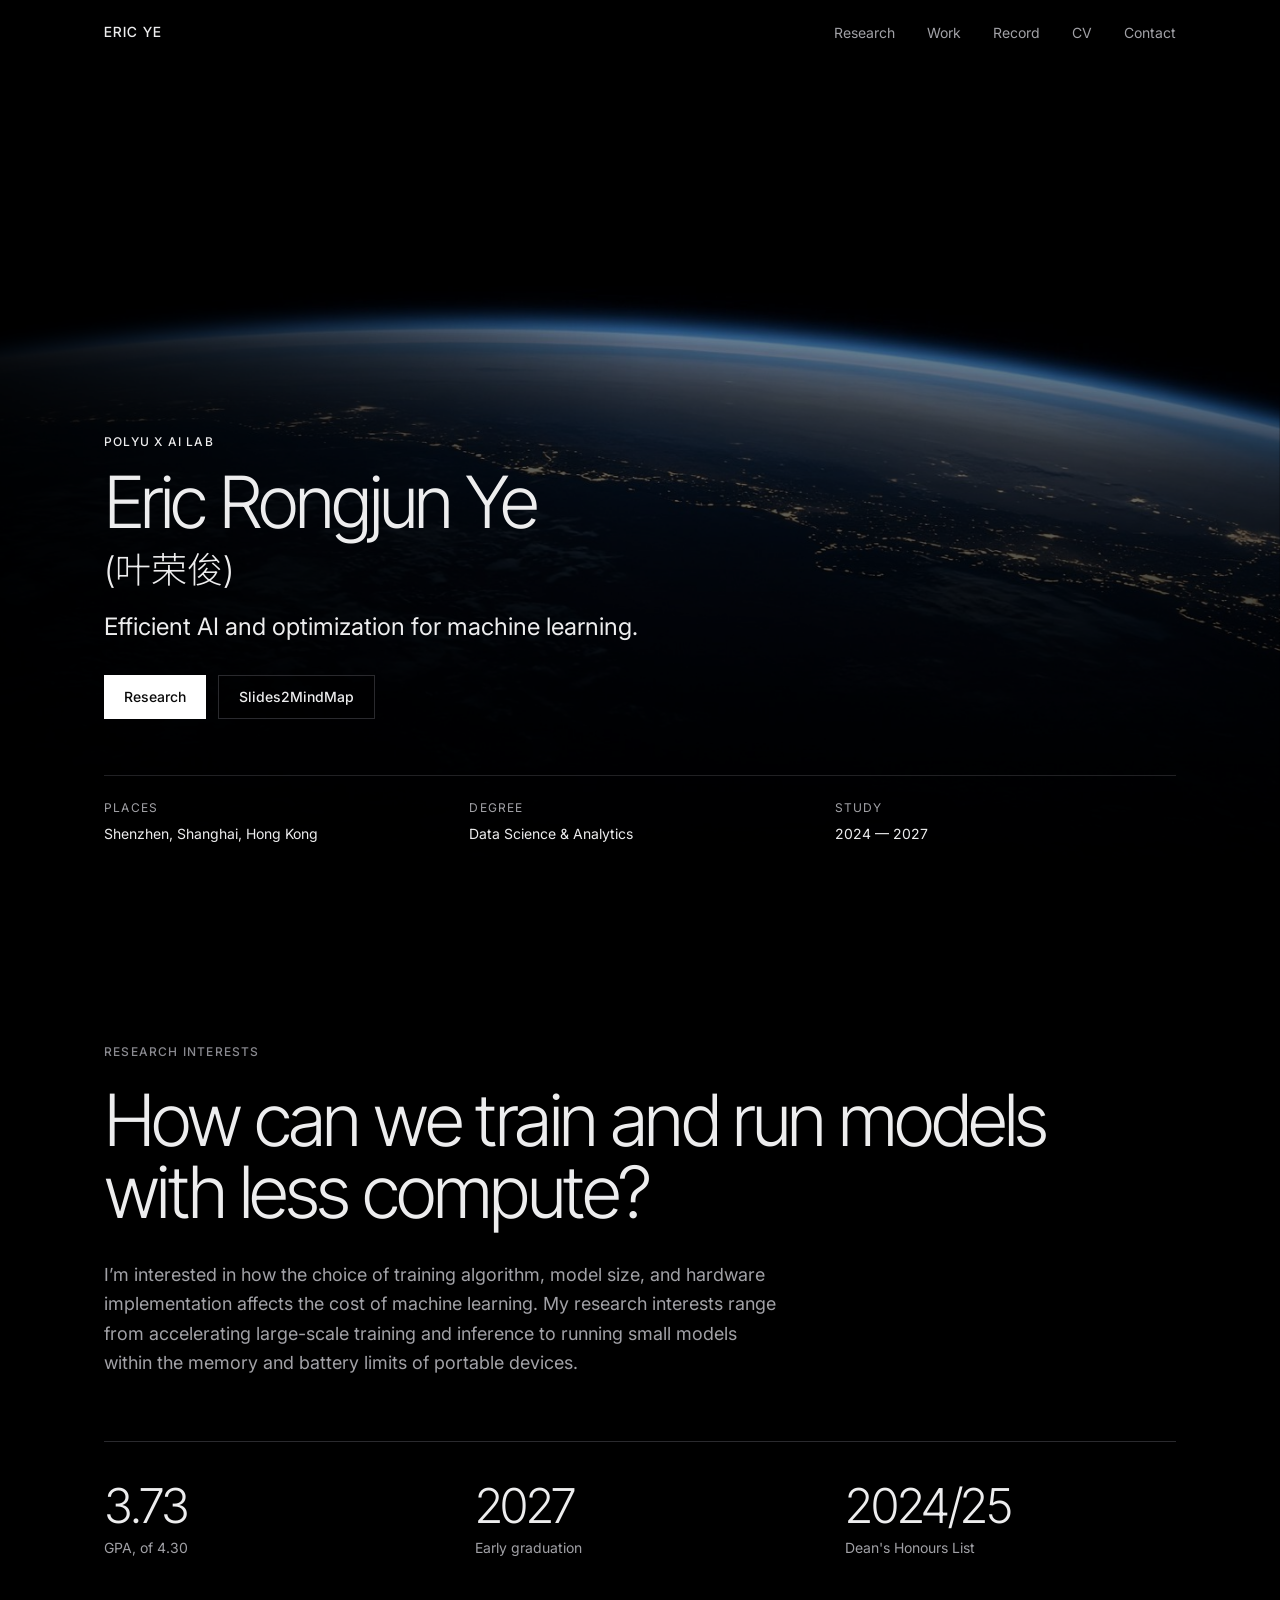
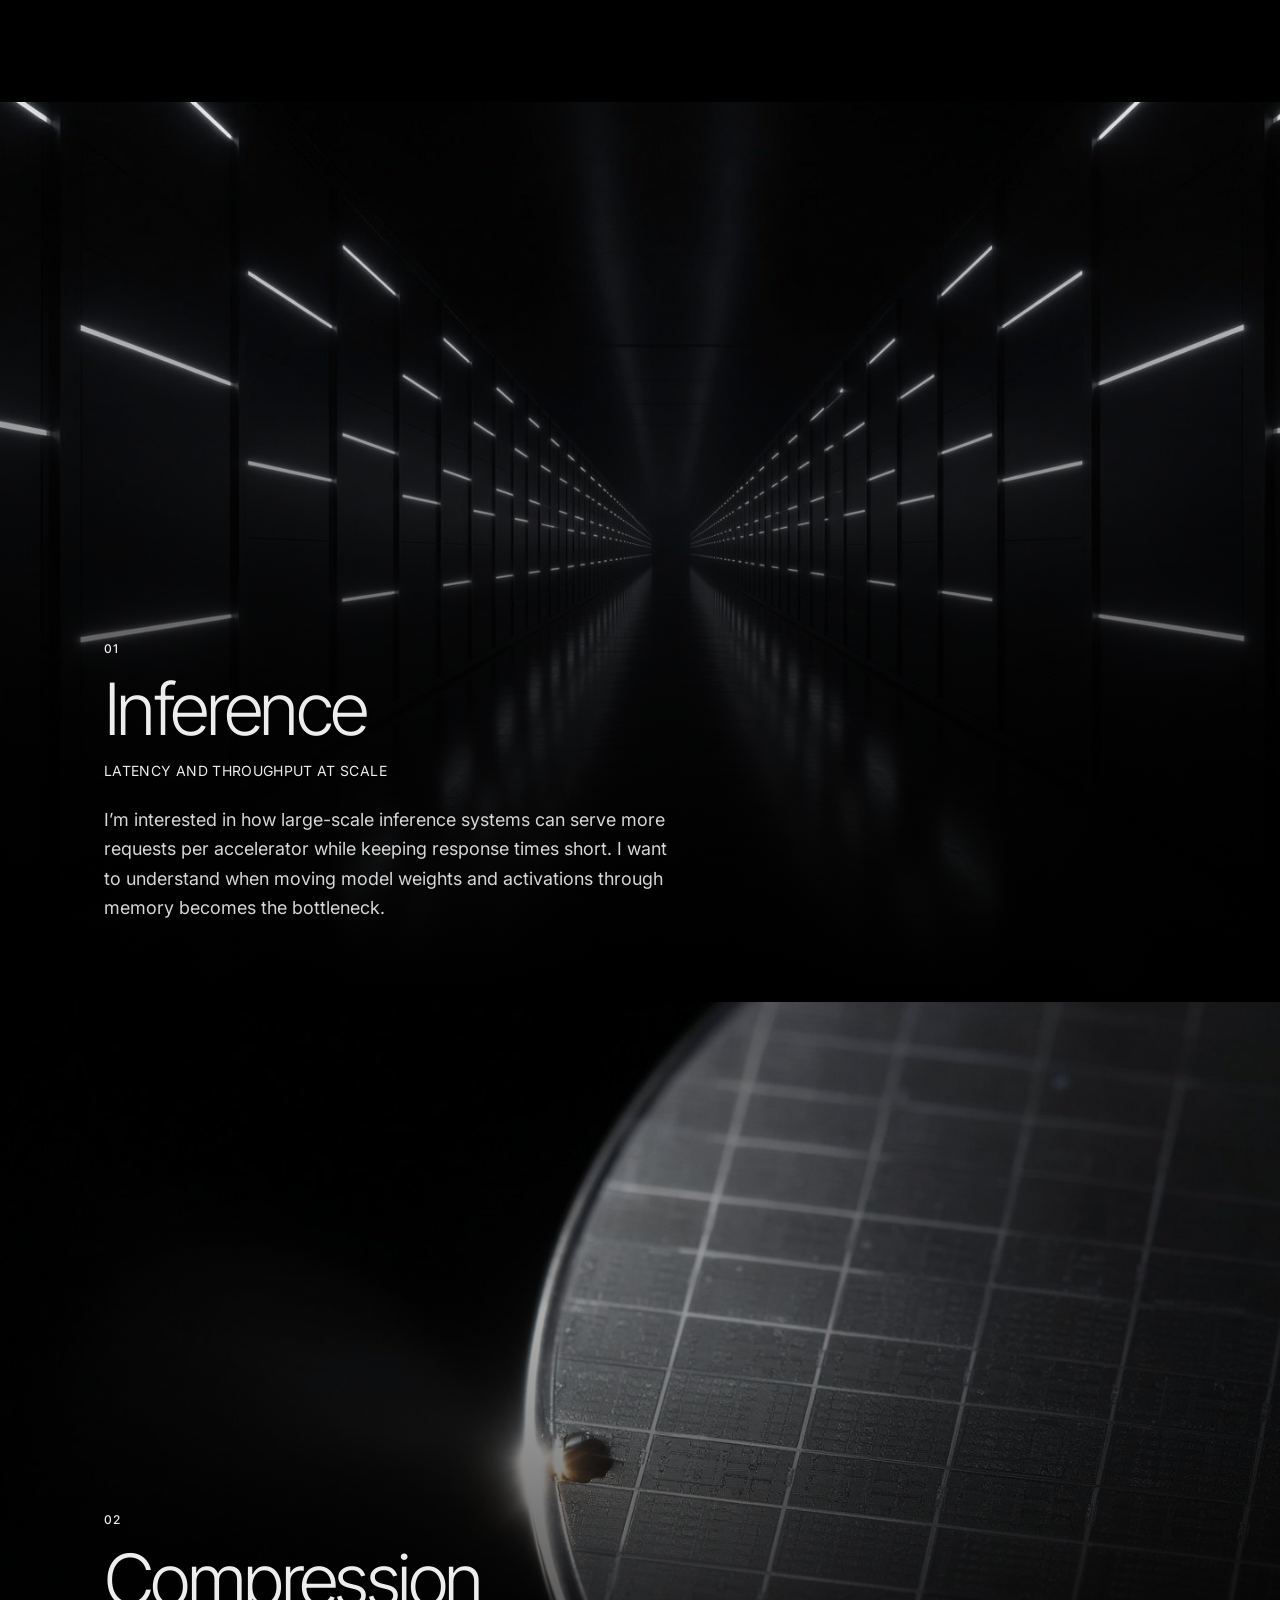
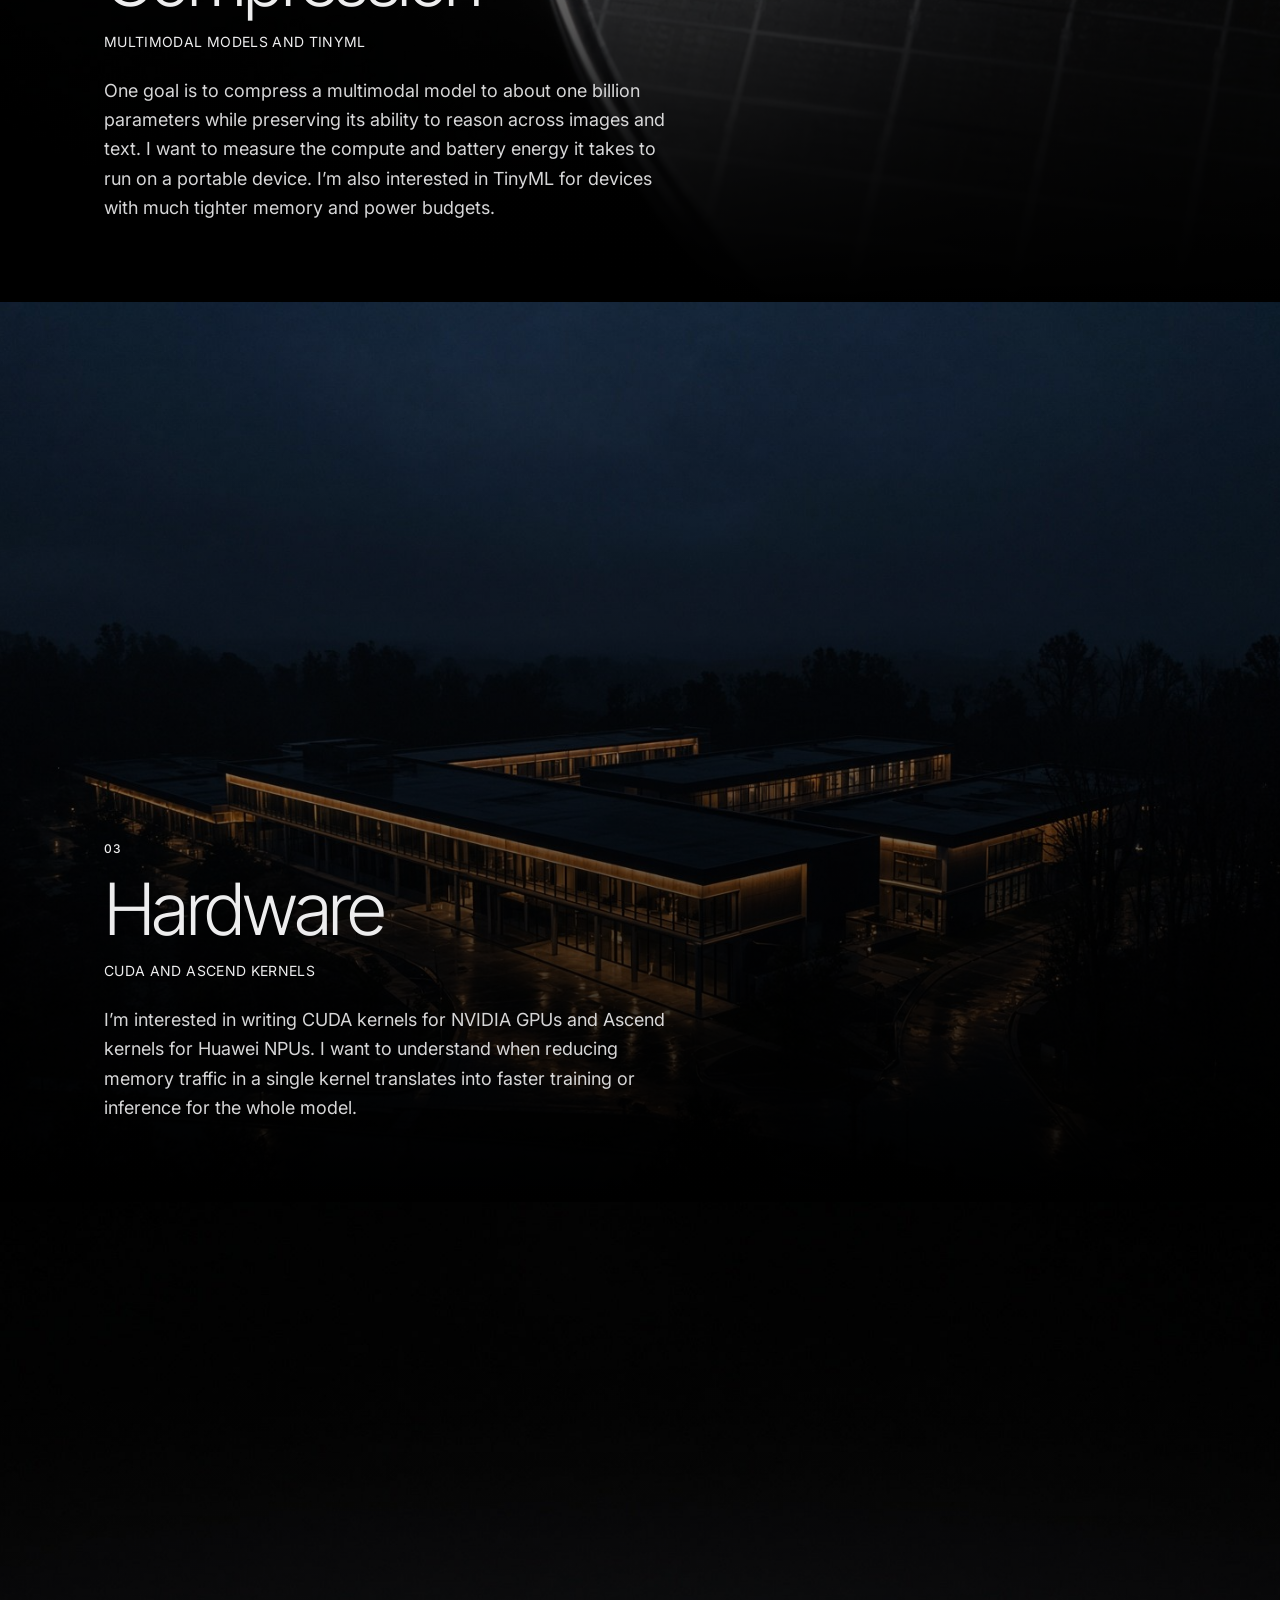
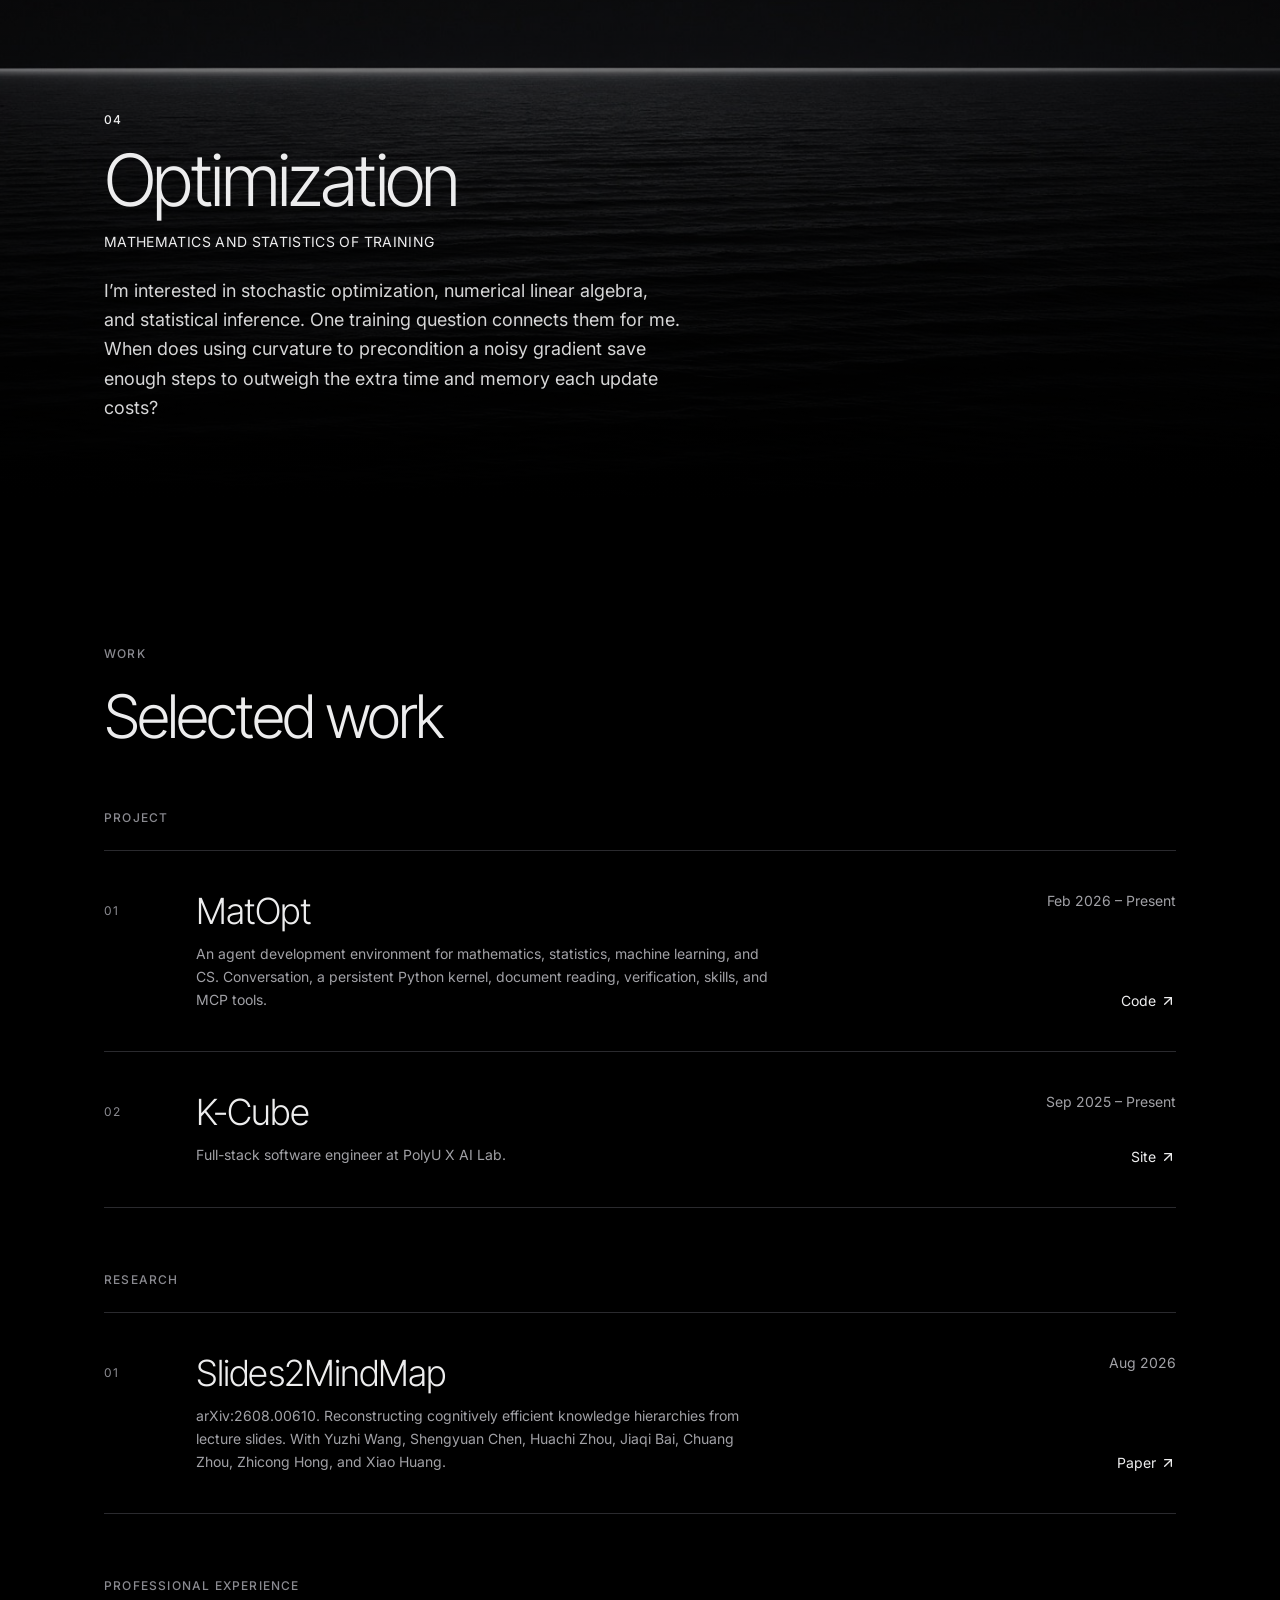
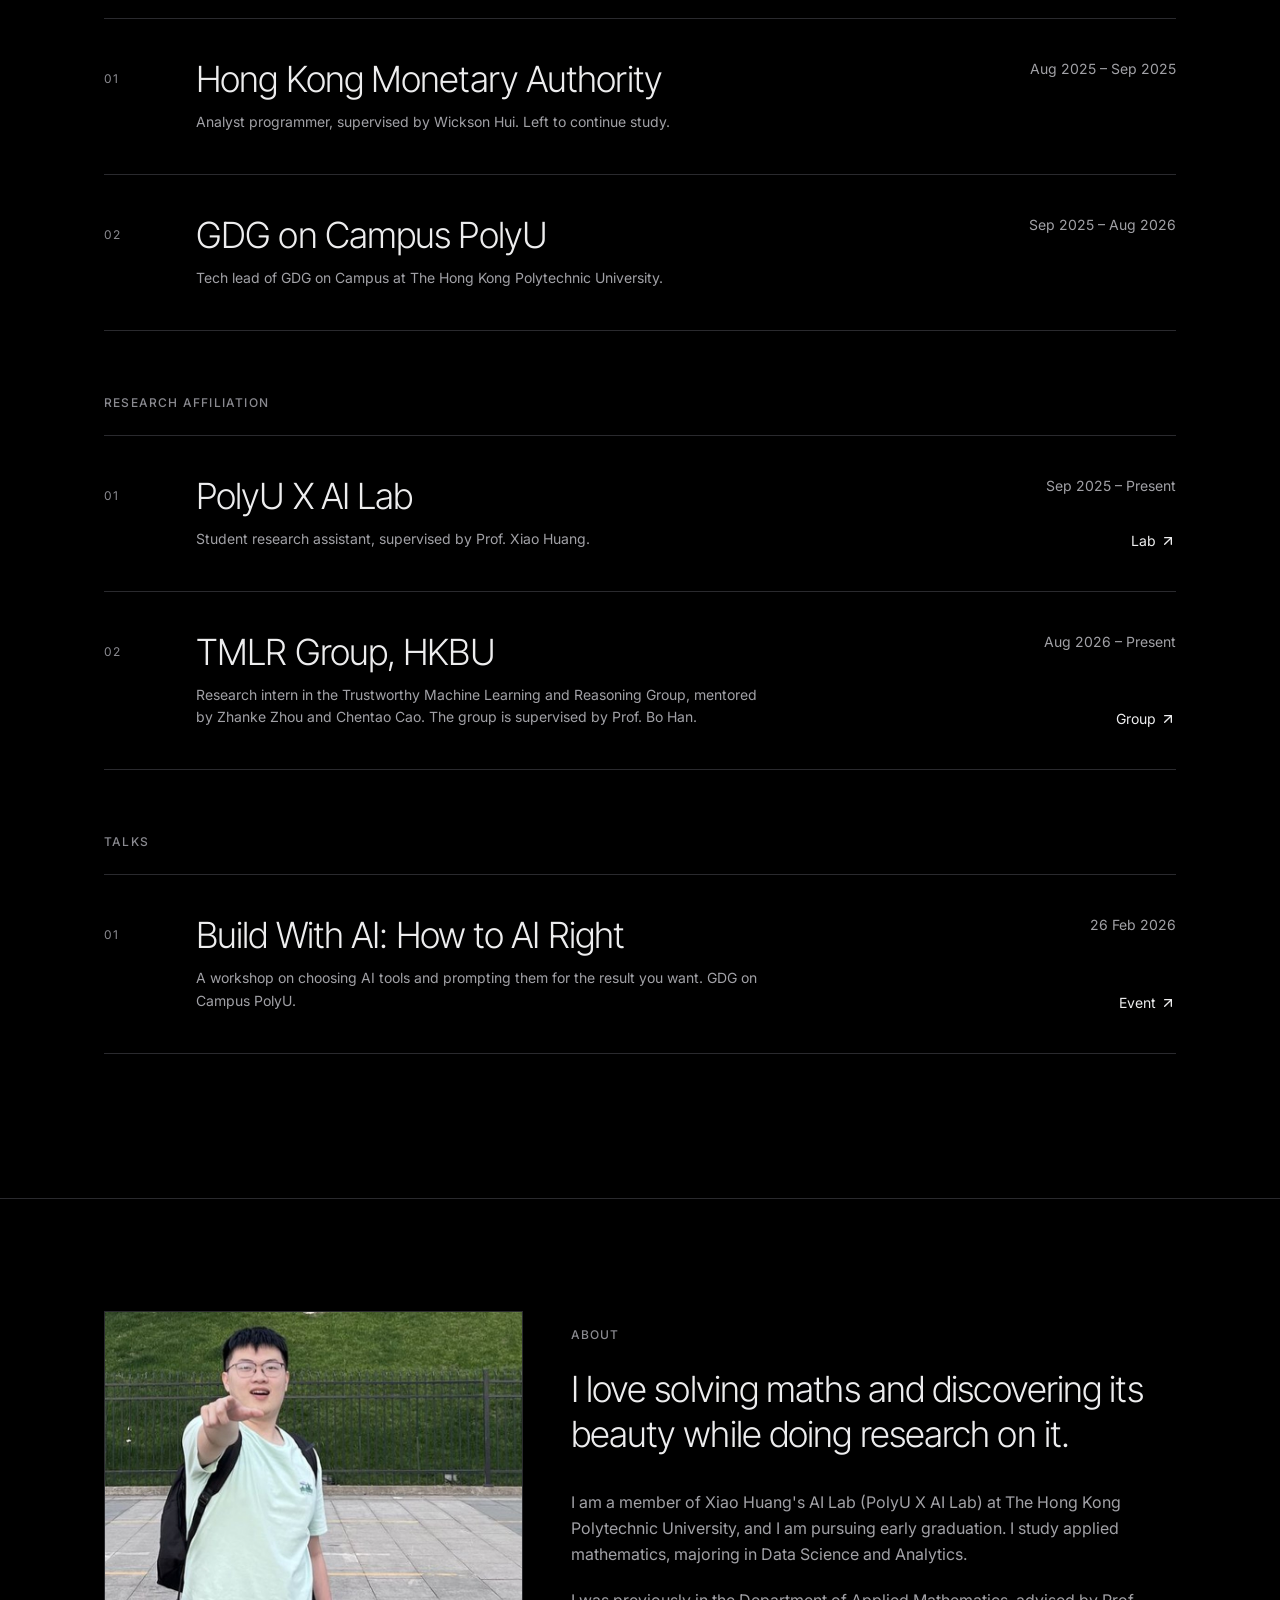
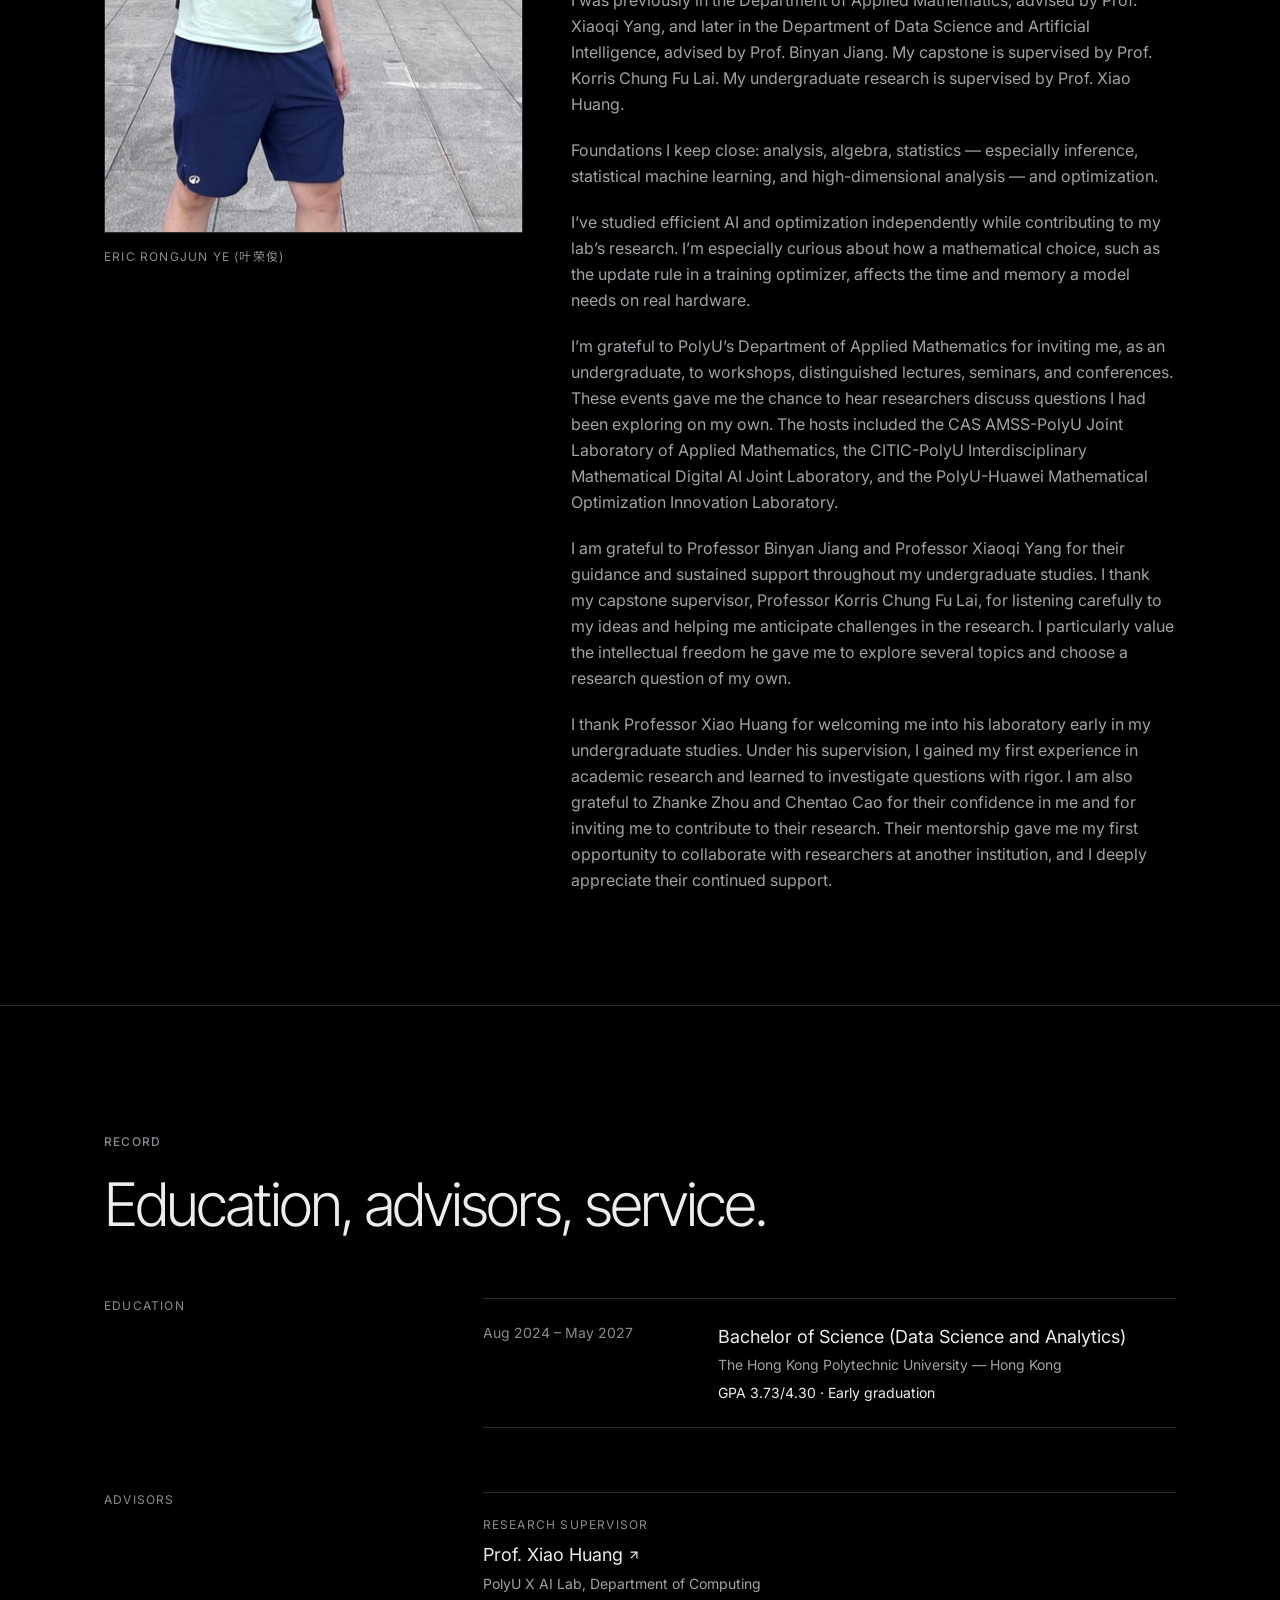
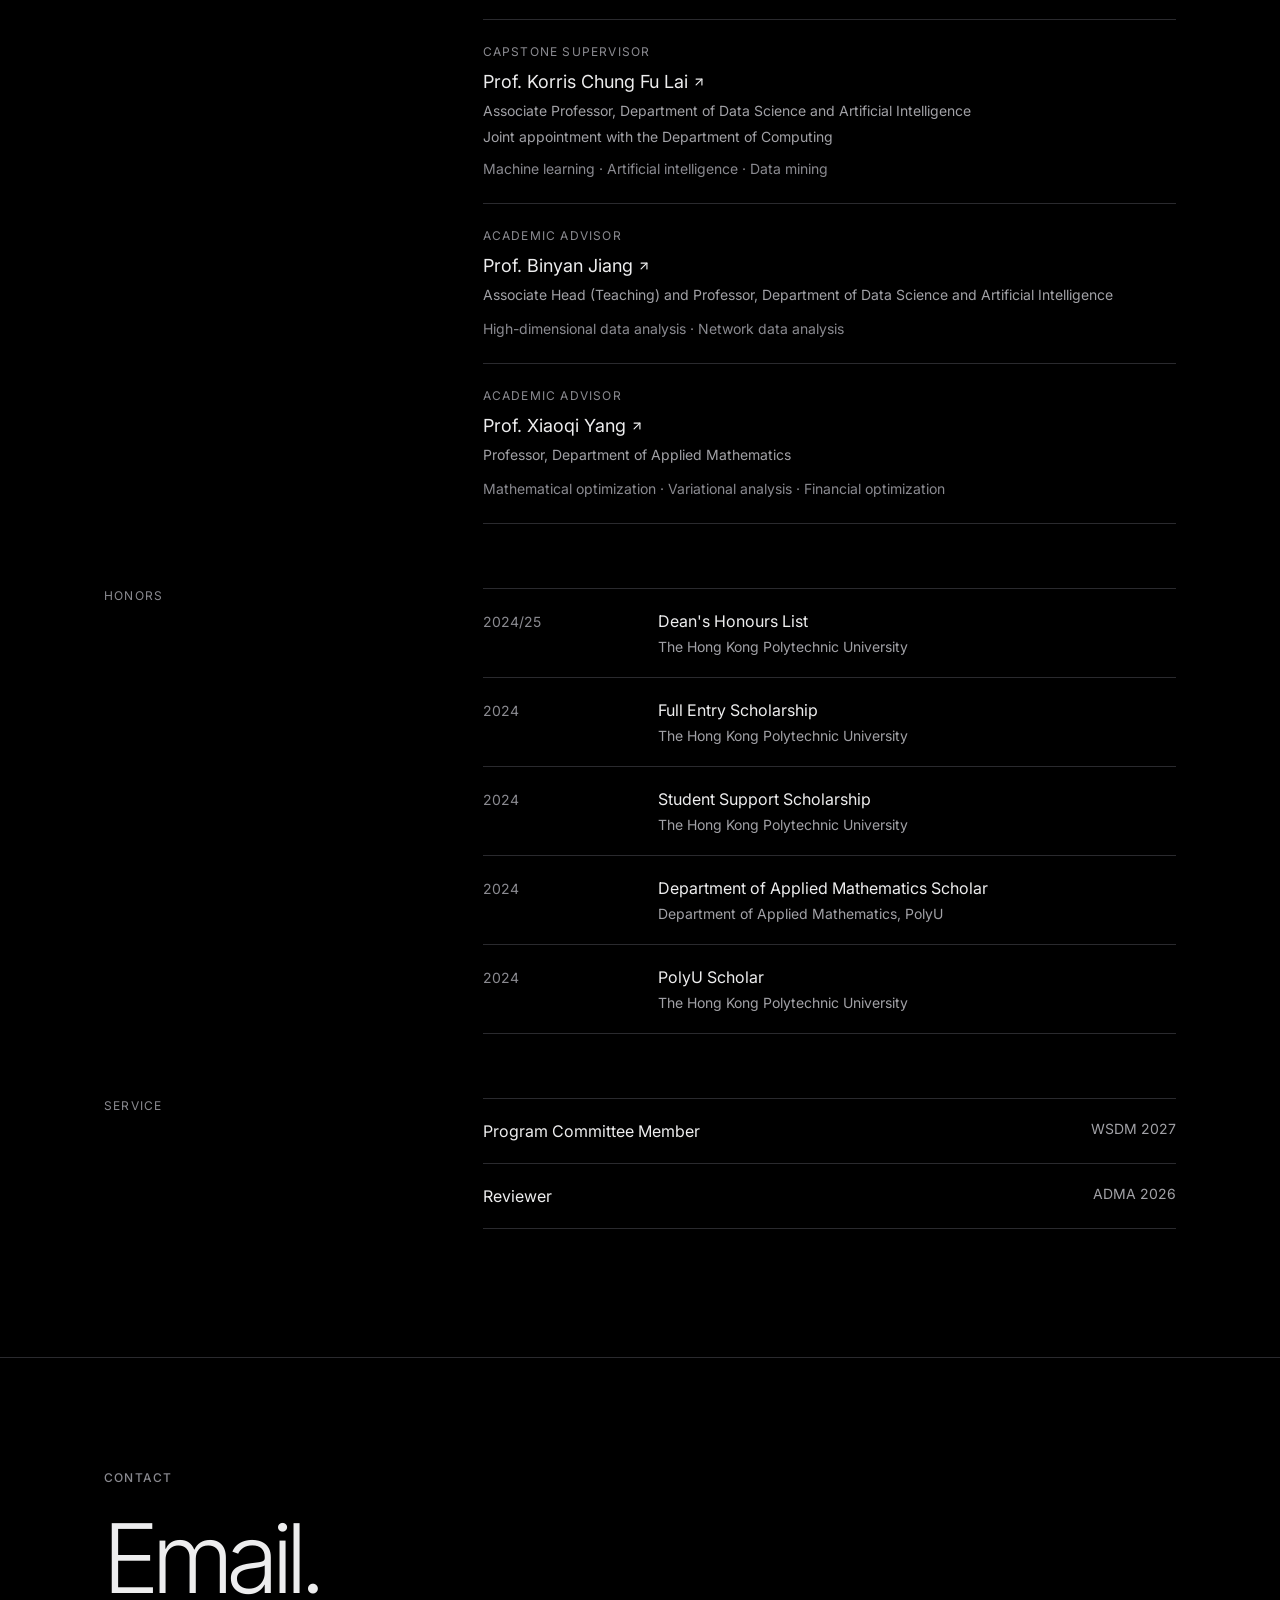
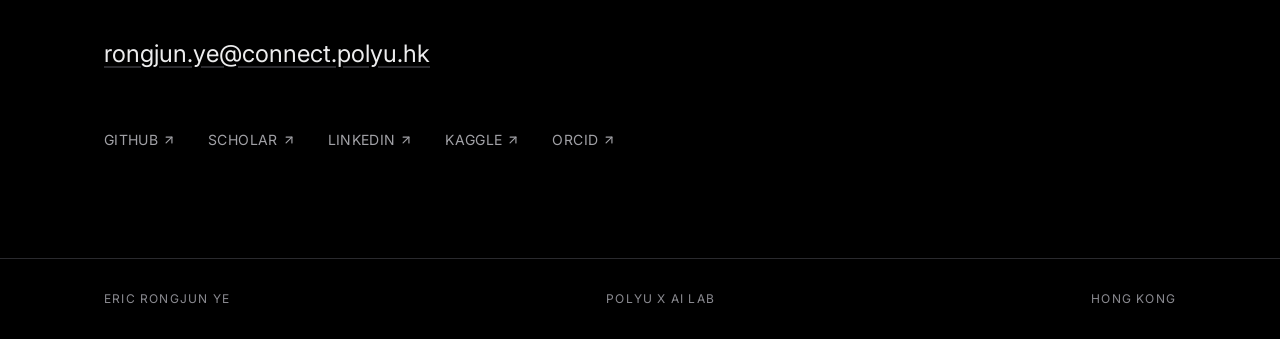
<file: index.html>
<!DOCTYPE html><html lang="en"><head><meta name="twitter:card" content="summary_large_image"><meta property="og:title" content="Eric Rongjun Ye"><meta charSet="utf-8"/><meta name="viewport" content="width=device-width, initial-scale=1"/><link rel="preload" as="image" href="/hero-earth.jpg"/><link rel="preload" as="image" href="/chapter-inference.jpg"/><link rel="preload" as="image" href="/chapter-silicon.jpg"/><link rel="preload" as="image" href="/chapter-campus.jpg"/><link rel="preload" as="image" href="/chapter-horizon.jpg"/><link rel="preload" as="image" href="/portrait.jpg"/><link rel="stylesheet" href="/assets/styles-CRn52IbA.css" data-precedence="default"/><link rel="stylesheet" href="https://fonts.googleapis.com/css2?family=Inter+Tight:wght@300;400;500&amp;family=Inter:wght@400;500;600&amp;family=Noto+Sans+SC:wght@300;400&amp;display=swap" data-precedence="default"/><title>Eric Rongjun Ye</title><meta name="description" content="Eric Rongjun Ye studies efficient AI, optimization for machine learning, and the mathematics and statistics of training. His interests include accelerator kernels, model compression, and TinyML."/><meta name="author" content="Eric Rongjun Ye"/><meta name="theme-color" content="#000000"/><link rel="modulepreload" href="/assets/index-BF53gRLM.js"/><link rel="modulepreload" href="/assets/routes-Ci45Yymq.js"/><link rel="modulepreload" href="/assets/nav-rzY6HorB.js"/><link rel="icon" type="image/svg+xml" href="/favicon.svg?v=4"/><link rel="preconnect" href="https://fonts.googleapis.com"/><link rel="preconnect" href="https://fonts.gstatic.com" crossorigin="anonymous"/><meta name="apple-mobile-web-app-title" content="Eric Rongjun Ye"><meta name="apple-mobile-web-app-status-bar-style" content="black"></head><body><!--$--><div class="bg-bg text-fg"><a href="#research" class="sr-only focus:not-sr-only focus:fixed focus:top-4 focus:left-4 focus:z-50 focus:bg-paper focus:px-4 focus:py-2 focus:text-ink">Skip to research</a><div class="fixed inset-x-0 top-0 z-50 h-px origin-left bg-fg" style="transform:scaleX(0)" aria-hidden="true"></div><header class="fixed inset-x-0 top-0 z-40 bg-linear-to-b from-bg via-bg/50 to-transparent"><nav class="mx-auto flex h-16 max-w-6xl items-center justify-between px-6 md:px-10" aria-label="Primary"><a class="font-display text-sm font-medium tracking-widest text-fg active" href="/" data-status="active" aria-current="page">ERIC YE</a><ul class="hidden items-center gap-8 md:flex"><li><a href="/#research" class="text-sm text-muted transition-colors duration-200 hover:text-fg">Research</a></li><li><a href="/#work" class="text-sm text-muted transition-colors duration-200 hover:text-fg">Work</a></li><li><a href="/#record" class="text-sm text-muted transition-colors duration-200 hover:text-fg">Record</a></li><li><a href="/cv/" class="text-sm text-muted transition-colors duration-200 hover:text-fg">CV</a></li><li><a href="/#contact" class="text-sm text-muted transition-colors duration-200 hover:text-fg">Contact</a></li></ul><button type="button" class="inline-flex size-11 items-center justify-center text-fg md:hidden" aria-expanded="false" aria-label="Open menu"><svg xmlns="http://www.w3.org/2000/svg" width="20" height="20" viewBox="0 0 24 24" fill="none" stroke="currentColor" stroke-width="2" stroke-linecap="round" stroke-linejoin="round" class="lucide lucide-menu" aria-hidden="true"><path d="M4 12h16"></path><path d="M4 18h16"></path><path d="M4 6h16"></path></svg></button></nav></header><section class="relative flex min-h-svh items-end overflow-hidden"><img src="/hero-earth.jpg" alt="Earth’s night limb from orbit, city lights along a dark coast." class="kenburns absolute inset-0 h-full w-full object-cover"/><div class="absolute inset-0 bg-linear-to-t from-bg via-bg/55 to-bg/10"></div><div class="absolute inset-0 bg-linear-to-r from-bg/80 via-transparent to-transparent"></div><div class="relative z-10 mx-auto w-full max-w-6xl px-6 pt-28 pb-10 md:px-10 md:pb-14"><p class="rise text-xs font-medium tracking-widest text-fg uppercase">PolyU X AI Lab</p><h1 class="rise rise-2 mt-4 font-display text-5xl leading-none font-light tracking-tighter text-fg sm:text-6xl md:text-7xl">Eric Rongjun Ye<span class="mt-3 block text-2xl tracking-normal text-fg sm:text-3xl md:text-4xl">(<!-- -->叶荣俊<!-- -->)</span></h1><p class="rise rise-3 mt-5 max-w-xl text-lg leading-snug text-fg md:text-2xl">Efficient AI and optimization for machine learning.</p><div class="rise rise-4 mt-8 flex flex-wrap gap-3"><a class="inline-flex h-11 items-center bg-paper px-5 text-sm font-medium text-ink transition-colors duration-200 hover:bg-fg active:scale-[0.96]" href="#research">Research</a><a class="inline-flex h-11 items-center border border-line bg-bg/40 px-5 text-sm font-medium text-fg backdrop-blur-sm transition-colors duration-200 hover:border-fg hover:bg-fg hover:text-ink active:scale-[0.96]" href="https://arxiv.org/abs/2608.00610" target="_blank" rel="noreferrer">Slides2MindMap</a></div><dl class="mt-14 grid grid-cols-2 gap-6 border-t border-line/80 pt-6 sm:grid-cols-3"><div><dt class="text-xs tracking-widest text-muted uppercase">Places</dt><dd class="mt-2 text-sm text-fg">Shenzhen, Shanghai, Hong Kong</dd></div><div><dt class="text-xs tracking-widest text-muted uppercase">Degree</dt><dd class="mt-2 text-sm text-fg">Data Science &amp; Analytics</dd></div><div class="col-span-2 sm:col-span-1"><dt class="text-xs tracking-widest text-muted uppercase">Study</dt><dd class="mt-2 text-sm text-fg">2024 — 2027</dd></div></dl></div></section><section class="mx-auto max-w-6xl px-6 py-28 md:px-10 md:py-36"><p class="text-xs font-medium tracking-widest text-faint uppercase">Research interests</p><h2 class="mt-6 max-w-5xl font-display text-4xl leading-none font-light tracking-tighter text-fg sm:text-6xl md:text-7xl">How can we train and run models with less compute?</h2><p class="mt-8 max-w-2xl text-lg leading-relaxed text-muted">I’m interested in how the choice of training algorithm, model size, and hardware implementation affects the cost of machine learning. My research interests range from accelerating large-scale training and inference to running small models within the memory and battery limits of portable devices.</p><dl class="mt-16 grid gap-10 border-t border-line pt-10 sm:grid-cols-3"><div><dt class="font-display text-5xl font-light tracking-tighter text-fg">3.73</dt><dd class="mt-2 text-sm text-muted">GPA, of <!-- -->4.30</dd></div><div><dt class="font-display text-5xl font-light tracking-tighter text-fg">2027</dt><dd class="mt-2 text-sm text-muted">Early graduation</dd></div><div><dt class="font-display text-5xl font-light tracking-tighter text-fg">2024/25</dt><dd class="mt-2 text-sm text-muted">Dean&#x27;s Honours List</dd></div></dl></section><div id="research"><section id="inference" class="relative flex min-h-svh items-end overflow-hidden"><img src="/chapter-inference.jpg" alt="A dark corridor of black panels lined with thin white lights, receding to a single vanishing point." class="absolute inset-0 h-full w-full object-cover"/><div class="absolute inset-0 bg-linear-to-t from-bg via-bg/45 to-transparent"></div><div class="relative z-10 mx-auto w-full max-w-6xl px-6 pt-24 pb-16 md:px-10 md:pb-20"><p class="text-xs font-medium tracking-widest text-fg uppercase">01</p><h2 class="mt-4 font-display text-5xl leading-none font-light tracking-tighter text-fg md:text-7xl">Inference</h2><p class="mt-4 text-sm tracking-wide text-fg uppercase">Latency and throughput at scale</p><p class="mt-6 max-w-xl text-lg leading-relaxed text-fg/90">I’m interested in how large-scale inference systems can serve more requests per accelerator while keeping response times short. I want to understand when moving model weights and activations through memory becomes the bottleneck.</p></div></section><section id="compression" class="relative flex min-h-svh items-end overflow-hidden"><img src="/chapter-silicon.jpg" alt="A silicon wafer edge catching a single hard light against a black field." class="absolute inset-0 h-full w-full object-cover"/><div class="absolute inset-0 bg-linear-to-t from-bg via-bg/45 to-transparent"></div><div class="relative z-10 mx-auto w-full max-w-6xl px-6 pt-24 pb-16 md:px-10 md:pb-20"><p class="text-xs font-medium tracking-widest text-fg uppercase">02</p><h2 class="mt-4 font-display text-5xl leading-none font-light tracking-tighter text-fg md:text-7xl">Compression</h2><p class="mt-4 text-sm tracking-wide text-fg uppercase">Multimodal models and TinyML</p><p class="mt-6 max-w-xl text-lg leading-relaxed text-fg/90">One goal is to compress a multimodal model to about one billion parameters while preserving its ability to reason across images and text. I want to measure the compute and battery energy it takes to run on a portable device. I’m also interested in TinyML for devices with much tighter memory and power budgets.</p></div></section><section id="hardware" class="relative flex min-h-svh items-end overflow-hidden"><img src="/chapter-campus.jpg" alt="An aerial night view of a low computing campus, warm linear lights reflected on wet pavement." class="absolute inset-0 h-full w-full object-cover"/><div class="absolute inset-0 bg-linear-to-t from-bg via-bg/45 to-transparent"></div><div class="relative z-10 mx-auto w-full max-w-6xl px-6 pt-24 pb-16 md:px-10 md:pb-20"><p class="text-xs font-medium tracking-widest text-fg uppercase">03</p><h2 class="mt-4 font-display text-5xl leading-none font-light tracking-tighter text-fg md:text-7xl">Hardware</h2><p class="mt-4 text-sm tracking-wide text-fg uppercase">CUDA and Ascend kernels</p><p class="mt-6 max-w-xl text-lg leading-relaxed text-fg/90">I’m interested in writing CUDA kernels for NVIDIA GPUs and Ascend kernels for Huawei NPUs. I want to understand when reducing memory traffic in a single kernel translates into faster training or inference for the whole model.</p></div></section><section id="statistics" class="relative flex min-h-svh items-end overflow-hidden"><img src="/chapter-horizon.jpg" alt="A black sea meeting a black sky along one thin white horizon." class="absolute inset-0 h-full w-full object-cover"/><div class="absolute inset-0 bg-linear-to-t from-bg via-bg/45 to-transparent"></div><div class="relative z-10 mx-auto w-full max-w-6xl px-6 pt-24 pb-16 md:px-10 md:pb-20"><p class="text-xs font-medium tracking-widest text-fg uppercase">04</p><h2 class="mt-4 font-display text-5xl leading-none font-light tracking-tighter text-fg md:text-7xl">Optimization</h2><p class="mt-4 text-sm tracking-wide text-fg uppercase">Mathematics and statistics of training</p><p class="mt-6 max-w-xl text-lg leading-relaxed text-fg/90">I’m interested in stochastic optimization, numerical linear algebra, and statistical inference. One training question connects them for me. When does using curvature to precondition a noisy gradient save enough steps to outweigh the extra time and memory each update costs?</p></div></section></div><section id="work" class="scroll-mt-16 mx-auto max-w-6xl px-6 py-28 md:px-10 md:py-36"><p class="text-xs font-medium tracking-widest text-faint uppercase">Work</p><h2 class="mt-6 font-display text-4xl font-light tracking-tighter text-fg md:text-6xl">Selected work</h2><div class="mt-4"><div class="mt-16"><h3 class="text-xs font-medium tracking-widest text-faint uppercase">Project</h3><div class="mt-6 border-t border-line"><a href="https://github.com/ericyerongjun/matopt" target="_blank" rel="noreferrer" class="grid gap-4 border-b border-line py-8 transition-colors duration-200 md:grid-cols-12 md:gap-8 md:py-10 hover:bg-fg/5"><p class="text-xs tracking-widest text-faint md:col-span-1 md:pt-3">01</p><div class="md:col-span-7"><h3 class="font-display text-3xl font-light tracking-tight text-fg md:text-4xl">MatOpt</h3><p class="mt-3 max-w-xl text-sm leading-relaxed text-muted">An agent development environment for mathematics, statistics, machine learning, and CS. Conversation, a persistent Python kernel, document reading, verification, skills, and MCP tools.</p></div><div class="flex items-start justify-between gap-4 md:col-span-4 md:flex-col md:items-end"><p class="text-sm text-muted">Feb 2026 – Present</p><span class="inline-flex items-center gap-1 text-sm text-fg">Code<svg xmlns="http://www.w3.org/2000/svg" width="16" height="16" viewBox="0 0 24 24" fill="none" stroke="currentColor" stroke-width="2" stroke-linecap="round" stroke-linejoin="round" class="lucide lucide-arrow-up-right" aria-hidden="true"><path d="M7 7h10v10"></path><path d="M7 17 17 7"></path></svg></span></div></a><a href="https://www.polyu.edu.hk/comp/kcube/welcome" target="_blank" rel="noreferrer" class="grid gap-4 border-b border-line py-8 transition-colors duration-200 md:grid-cols-12 md:gap-8 md:py-10 hover:bg-fg/5"><p class="text-xs tracking-widest text-faint md:col-span-1 md:pt-3">02</p><div class="md:col-span-7"><h3 class="font-display text-3xl font-light tracking-tight text-fg md:text-4xl">K-Cube</h3><p class="mt-3 max-w-xl text-sm leading-relaxed text-muted">Full-stack software engineer at PolyU X AI Lab.</p></div><div class="flex items-start justify-between gap-4 md:col-span-4 md:flex-col md:items-end"><p class="text-sm text-muted">Sep 2025 – Present</p><span class="inline-flex items-center gap-1 text-sm text-fg">Site<svg xmlns="http://www.w3.org/2000/svg" width="16" height="16" viewBox="0 0 24 24" fill="none" stroke="currentColor" stroke-width="2" stroke-linecap="round" stroke-linejoin="round" class="lucide lucide-arrow-up-right" aria-hidden="true"><path d="M7 7h10v10"></path><path d="M7 17 17 7"></path></svg></span></div></a></div></div><div class="mt-16"><h3 class="text-xs font-medium tracking-widest text-faint uppercase">Research</h3><div class="mt-6 border-t border-line"><a href="https://arxiv.org/abs/2608.00610" target="_blank" rel="noreferrer" class="grid gap-4 border-b border-line py-8 transition-colors duration-200 md:grid-cols-12 md:gap-8 md:py-10 hover:bg-fg/5"><p class="text-xs tracking-widest text-faint md:col-span-1 md:pt-3">01</p><div class="md:col-span-7"><h3 class="font-display text-3xl font-light tracking-tight text-fg md:text-4xl">Slides2MindMap</h3><p class="mt-3 max-w-xl text-sm leading-relaxed text-muted">arXiv:2608.00610. Reconstructing cognitively efficient knowledge hierarchies from lecture slides. With Yuzhi Wang, Shengyuan Chen, Huachi Zhou, Jiaqi Bai, Chuang Zhou, Zhicong Hong, and Xiao Huang.</p></div><div class="flex items-start justify-between gap-4 md:col-span-4 md:flex-col md:items-end"><p class="text-sm text-muted">Aug 2026</p><span class="inline-flex items-center gap-1 text-sm text-fg">Paper<svg xmlns="http://www.w3.org/2000/svg" width="16" height="16" viewBox="0 0 24 24" fill="none" stroke="currentColor" stroke-width="2" stroke-linecap="round" stroke-linejoin="round" class="lucide lucide-arrow-up-right" aria-hidden="true"><path d="M7 7h10v10"></path><path d="M7 17 17 7"></path></svg></span></div></a></div></div><div class="mt-16"><h3 class="text-xs font-medium tracking-widest text-faint uppercase">Professional experience</h3><div class="mt-6 border-t border-line"><article class="grid gap-4 border-b border-line py-8 transition-colors duration-200 md:grid-cols-12 md:gap-8 md:py-10 hover:bg-fg/5"><p class="text-xs tracking-widest text-faint md:col-span-1 md:pt-3">01</p><div class="md:col-span-7"><h3 class="font-display text-3xl font-light tracking-tight text-fg md:text-4xl">Hong Kong Monetary Authority</h3><p class="mt-3 max-w-xl text-sm leading-relaxed text-muted">Analyst programmer, supervised by Wickson Hui. Left to continue study.</p></div><div class="flex items-start justify-between gap-4 md:col-span-4 md:flex-col md:items-end"><p class="text-sm text-muted">Aug 2025 – Sep 2025</p></div></article><article class="grid gap-4 border-b border-line py-8 transition-colors duration-200 md:grid-cols-12 md:gap-8 md:py-10 hover:bg-fg/5"><p class="text-xs tracking-widest text-faint md:col-span-1 md:pt-3">02</p><div class="md:col-span-7"><h3 class="font-display text-3xl font-light tracking-tight text-fg md:text-4xl">GDG on Campus PolyU</h3><p class="mt-3 max-w-xl text-sm leading-relaxed text-muted">Tech lead of GDG on Campus at The Hong Kong Polytechnic University.</p></div><div class="flex items-start justify-between gap-4 md:col-span-4 md:flex-col md:items-end"><p class="text-sm text-muted">Sep 2025 – Aug 2026</p></div></article></div></div><div class="mt-16"><h3 class="text-xs font-medium tracking-widest text-faint uppercase">Research affiliation</h3><div class="mt-6 border-t border-line"><a href="https://web.comp.polyu.edu.hk/xiaohuang/" target="_blank" rel="noreferrer" class="grid gap-4 border-b border-line py-8 transition-colors duration-200 md:grid-cols-12 md:gap-8 md:py-10 hover:bg-fg/5"><p class="text-xs tracking-widest text-faint md:col-span-1 md:pt-3">01</p><div class="md:col-span-7"><h3 class="font-display text-3xl font-light tracking-tight text-fg md:text-4xl">PolyU X AI Lab</h3><p class="mt-3 max-w-xl text-sm leading-relaxed text-muted">Student research assistant, supervised by Prof. Xiao Huang.</p></div><div class="flex items-start justify-between gap-4 md:col-span-4 md:flex-col md:items-end"><p class="text-sm text-muted">Sep 2025 – Present</p><span class="inline-flex items-center gap-1 text-sm text-fg">Lab<svg xmlns="http://www.w3.org/2000/svg" width="16" height="16" viewBox="0 0 24 24" fill="none" stroke="currentColor" stroke-width="2" stroke-linecap="round" stroke-linejoin="round" class="lucide lucide-arrow-up-right" aria-hidden="true"><path d="M7 7h10v10"></path><path d="M7 17 17 7"></path></svg></span></div></a><a href="https://bhanml.github.io/group.html" target="_blank" rel="noreferrer" class="grid gap-4 border-b border-line py-8 transition-colors duration-200 md:grid-cols-12 md:gap-8 md:py-10 hover:bg-fg/5"><p class="text-xs tracking-widest text-faint md:col-span-1 md:pt-3">02</p><div class="md:col-span-7"><h3 class="font-display text-3xl font-light tracking-tight text-fg md:text-4xl">TMLR Group, HKBU</h3><p class="mt-3 max-w-xl text-sm leading-relaxed text-muted">Research intern in the Trustworthy Machine Learning and Reasoning Group, mentored by Zhanke Zhou and Chentao Cao. The group is supervised by Prof. Bo Han.</p></div><div class="flex items-start justify-between gap-4 md:col-span-4 md:flex-col md:items-end"><p class="text-sm text-muted">Aug 2026 – Present</p><span class="inline-flex items-center gap-1 text-sm text-fg">Group<svg xmlns="http://www.w3.org/2000/svg" width="16" height="16" viewBox="0 0 24 24" fill="none" stroke="currentColor" stroke-width="2" stroke-linecap="round" stroke-linejoin="round" class="lucide lucide-arrow-up-right" aria-hidden="true"><path d="M7 7h10v10"></path><path d="M7 17 17 7"></path></svg></span></div></a></div></div><div class="mt-16"><h3 class="text-xs font-medium tracking-widest text-faint uppercase">Talks</h3><div class="mt-6 border-t border-line"><a href="https://gdg.community.dev/events/details/google-gdg-on-campus-hong-kong-polytechnic-university-hong-kong-hong-kong-presents-build-with-ai-how-to-ai-right/" target="_blank" rel="noreferrer" class="grid gap-4 border-b border-line py-8 transition-colors duration-200 md:grid-cols-12 md:gap-8 md:py-10 hover:bg-fg/5"><p class="text-xs tracking-widest text-faint md:col-span-1 md:pt-3">01</p><div class="md:col-span-7"><h3 class="font-display text-3xl font-light tracking-tight text-fg md:text-4xl">Build With AI: How to AI Right</h3><p class="mt-3 max-w-xl text-sm leading-relaxed text-muted">A workshop on choosing AI tools and prompting them for the result you want. GDG on Campus PolyU.</p></div><div class="flex items-start justify-between gap-4 md:col-span-4 md:flex-col md:items-end"><p class="text-sm text-muted">26 Feb 2026</p><span class="inline-flex items-center gap-1 text-sm text-fg">Event<svg xmlns="http://www.w3.org/2000/svg" width="16" height="16" viewBox="0 0 24 24" fill="none" stroke="currentColor" stroke-width="2" stroke-linecap="round" stroke-linejoin="round" class="lucide lucide-arrow-up-right" aria-hidden="true"><path d="M7 7h10v10"></path><path d="M7 17 17 7"></path></svg></span></div></a></div></div></div></section><section class="border-t border-line"><div class="mx-auto grid max-w-6xl gap-12 px-6 py-20 md:grid-cols-12 md:px-10 md:py-28"><figure class="md:col-span-5"><div class="overflow-hidden border border-line"><img src="/portrait.jpg" alt="Eric Rongjun Ye, standing outdoors and pointing toward the camera." class="w-full"/></div><figcaption class="mt-4 text-xs tracking-widest text-faint uppercase">Eric Rongjun Ye<!-- --> (<!-- -->叶荣俊<!-- -->)</figcaption></figure><div class="md:col-span-7 md:pt-4"><p class="text-xs font-medium tracking-widest text-faint uppercase">About</p><p class="mt-6 font-display text-3xl leading-tight font-light tracking-tight text-fg md:text-4xl">I love solving maths and discovering its beauty while doing research on it.</p><div class="mt-8 space-y-5 text-base leading-relaxed text-muted"><p>I am a member of Xiao Huang&#x27;s AI Lab (<!-- -->PolyU X AI Lab<!-- -->) at <!-- -->The Hong Kong Polytechnic University<!-- -->, and I am pursuing early graduation. I study applied mathematics, majoring in Data Science and Analytics.</p><p>I was previously in the Department of Applied Mathematics, advised by Prof. Xiaoqi Yang, and later in the Department of Data Science and Artificial Intelligence, advised by Prof. Binyan Jiang. My capstone is supervised by Prof. Korris Chung Fu Lai. My undergraduate research is supervised by Prof. Xiao Huang.</p><p>Foundations I keep close: analysis, algebra, statistics — especially inference, statistical machine learning, and high-dimensional analysis — and optimization.</p><p>I’ve studied efficient AI and optimization independently while contributing to my lab’s research. I’m especially curious about how a mathematical choice, such as the update rule in a training optimizer, affects the time and memory a model needs on real hardware.</p><p>I’m grateful to PolyU’s Department of Applied Mathematics for inviting me, as an undergraduate, to workshops, distinguished lectures, seminars, and conferences. These events gave me the chance to hear researchers discuss questions I had been exploring on my own. The hosts included the CAS AMSS-PolyU Joint Laboratory of Applied Mathematics, the CITIC-PolyU Interdisciplinary Mathematical Digital AI Joint Laboratory, and the PolyU-Huawei Mathematical Optimization Innovation Laboratory.</p><p>I am grateful to Professor Binyan Jiang and Professor Xiaoqi Yang for their guidance and sustained support throughout my undergraduate studies. I thank my capstone supervisor, Professor Korris Chung Fu Lai, for listening carefully to my ideas and helping me anticipate challenges in the research. I particularly value the intellectual freedom he gave me to explore several topics and choose a research question of my own.</p><p>I thank Professor Xiao Huang for welcoming me into his laboratory early in my undergraduate studies. Under his supervision, I gained my first experience in academic research and learned to investigate questions with rigor. I am also grateful to Zhanke Zhou and Chentao Cao for their confidence in me and for inviting me to contribute to their research. Their mentorship gave me my first opportunity to collaborate with researchers at another institution, and I deeply appreciate their continued support.</p></div></div></div></section><section id="record" class="scroll-mt-16 border-t border-line"><div class="mx-auto max-w-6xl px-6 py-24 md:px-10 md:py-32"><p class="text-xs font-medium tracking-widest text-faint uppercase">Record</p><h2 class="mt-6 font-display text-4xl font-light tracking-tighter text-fg md:text-6xl">Education, advisors, service.</h2><div class="mt-16 grid gap-16 md:grid-cols-12"><div class="md:col-span-4"><h3 class="text-xs tracking-widest text-faint uppercase">Education</h3></div><div class="border-t border-line md:col-span-8"><div class="grid gap-3 border-b border-line py-6 md:grid-cols-3"><p class="text-sm text-faint md:col-span-1">Aug 2024 – May 2027</p><div class="md:col-span-2"><p class="text-lg text-fg">Bachelor of Science (Data Science and Analytics)</p><p class="mt-1 text-sm text-muted">The Hong Kong Polytechnic University<!-- --> — <!-- -->Hong Kong</p><p class="mt-2 text-sm text-fg">GPA <!-- -->3.73<!-- -->/<!-- -->4.30<!-- --> · <!-- -->Early graduation</p></div></div></div></div><div class="mt-16 grid gap-16 md:grid-cols-12"><div class="md:col-span-4"><h3 class="text-xs tracking-widest text-faint uppercase">Advisors</h3></div><div class="border-t border-line md:col-span-8"><div class="border-b border-line py-6"><p class="text-xs tracking-widest text-faint uppercase">Research supervisor</p><a href="https://web.comp.polyu.edu.hk/xiaohuang/" target="_blank" rel="noreferrer" class="mt-2 inline-flex items-center gap-1 text-lg text-fg hover:underline">Prof. Xiao Huang<svg xmlns="http://www.w3.org/2000/svg" width="14" height="14" viewBox="0 0 24 24" fill="none" stroke="currentColor" stroke-width="2" stroke-linecap="round" stroke-linejoin="round" class="lucide lucide-arrow-up-right" aria-hidden="true"><path d="M7 7h10v10"></path><path d="M7 17 17 7"></path></svg></a><p class="mt-1 text-sm leading-relaxed text-muted">PolyU X AI Lab, Department of Computing</p></div><div class="border-b border-line py-6"><p class="text-xs tracking-widest text-faint uppercase">Capstone supervisor</p><a href="https://www.polyu.edu.hk/comp/people/academic-staff/prof-chung-fu-lai-korris/" target="_blank" rel="noreferrer" class="mt-2 inline-flex items-center gap-1 text-lg text-fg hover:underline">Prof. Korris Chung Fu Lai<svg xmlns="http://www.w3.org/2000/svg" width="14" height="14" viewBox="0 0 24 24" fill="none" stroke="currentColor" stroke-width="2" stroke-linecap="round" stroke-linejoin="round" class="lucide lucide-arrow-up-right" aria-hidden="true"><path d="M7 7h10v10"></path><path d="M7 17 17 7"></path></svg></a><p class="mt-1 text-sm leading-relaxed text-muted">Associate Professor, Department of Data Science and Artificial Intelligence</p><p class="mt-1 text-sm text-muted">Joint appointment with the Department of Computing</p><p class="mt-3 text-sm text-faint">Machine learning · Artificial intelligence · Data mining</p></div><div class="border-b border-line py-6"><p class="text-xs tracking-widest text-faint uppercase">Academic advisor</p><a href="https://www.polyu.edu.hk/dsai/people/academic-staff/jiangbinyan/" target="_blank" rel="noreferrer" class="mt-2 inline-flex items-center gap-1 text-lg text-fg hover:underline">Prof. Binyan Jiang<svg xmlns="http://www.w3.org/2000/svg" width="14" height="14" viewBox="0 0 24 24" fill="none" stroke="currentColor" stroke-width="2" stroke-linecap="round" stroke-linejoin="round" class="lucide lucide-arrow-up-right" aria-hidden="true"><path d="M7 7h10v10"></path><path d="M7 17 17 7"></path></svg></a><p class="mt-1 text-sm leading-relaxed text-muted">Associate Head (Teaching) and Professor, Department of Data Science and Artificial Intelligence</p><p class="mt-3 text-sm text-faint">High-dimensional data analysis · Network data analysis</p></div><div class="border-b border-line py-6"><p class="text-xs tracking-widest text-faint uppercase">Academic advisor</p><a href="https://www.polyu.edu.hk/ama/people/academic-staff/prof-yang-xiaoqi/" target="_blank" rel="noreferrer" class="mt-2 inline-flex items-center gap-1 text-lg text-fg hover:underline">Prof. Xiaoqi Yang<svg xmlns="http://www.w3.org/2000/svg" width="14" height="14" viewBox="0 0 24 24" fill="none" stroke="currentColor" stroke-width="2" stroke-linecap="round" stroke-linejoin="round" class="lucide lucide-arrow-up-right" aria-hidden="true"><path d="M7 7h10v10"></path><path d="M7 17 17 7"></path></svg></a><p class="mt-1 text-sm leading-relaxed text-muted">Professor, Department of Applied Mathematics</p><p class="mt-3 text-sm text-faint">Mathematical optimization · Variational analysis · Financial optimization</p></div></div></div><div class="mt-16 grid gap-16 md:grid-cols-12"><div class="md:col-span-4"><h3 class="text-xs tracking-widest text-faint uppercase">Honors</h3></div><div class="border-t border-line md:col-span-8"><div class="grid gap-2 border-b border-line py-5 md:grid-cols-4 md:items-baseline"><p class="text-sm text-faint">2024/25</p><div class="md:col-span-3"><p class="text-fg">Dean&#x27;s Honours List</p><p class="mt-1 text-sm text-muted">The Hong Kong Polytechnic University</p></div></div><div class="grid gap-2 border-b border-line py-5 md:grid-cols-4 md:items-baseline"><p class="text-sm text-faint">2024</p><div class="md:col-span-3"><p class="text-fg">Full Entry Scholarship</p><p class="mt-1 text-sm text-muted">The Hong Kong Polytechnic University</p></div></div><div class="grid gap-2 border-b border-line py-5 md:grid-cols-4 md:items-baseline"><p class="text-sm text-faint">2024</p><div class="md:col-span-3"><p class="text-fg">Student Support Scholarship</p><p class="mt-1 text-sm text-muted">The Hong Kong Polytechnic University</p></div></div><div class="grid gap-2 border-b border-line py-5 md:grid-cols-4 md:items-baseline"><p class="text-sm text-faint">2024</p><div class="md:col-span-3"><p class="text-fg">Department of Applied Mathematics Scholar</p><p class="mt-1 text-sm text-muted">Department of Applied Mathematics, PolyU</p></div></div><div class="grid gap-2 border-b border-line py-5 md:grid-cols-4 md:items-baseline"><p class="text-sm text-faint">2024</p><div class="md:col-span-3"><p class="text-fg">PolyU Scholar</p><p class="mt-1 text-sm text-muted">The Hong Kong Polytechnic University</p></div></div></div></div><div class="mt-16 grid gap-16 md:grid-cols-12"><div class="md:col-span-4"><h3 class="text-xs tracking-widest text-faint uppercase">Service</h3></div><div class="border-t border-line md:col-span-8"><div class="grid gap-2 border-b border-line py-5 md:grid-cols-2"><p class="text-fg">Program Committee Member</p><p class="text-sm text-muted md:text-right">WSDM 2027</p></div><div class="grid gap-2 border-b border-line py-5 md:grid-cols-2"><p class="text-fg">Reviewer</p><p class="text-sm text-muted md:text-right">ADMA 2026</p></div></div></div></div></section><section id="contact" class="scroll-mt-20 border-t border-line"><div class="mx-auto w-full max-w-6xl px-6 pt-28 pb-20 md:px-10 md:pb-24"><p class="text-xs font-medium tracking-widest text-faint uppercase">Contact</p><h2 class="mt-6 font-display text-6xl leading-none font-light tracking-tighter text-fg md:text-8xl">Email.</h2><a href="mailto:rongjun.ye@connect.polyu.hk" class="mt-8 inline-block text-lg text-fg underline decoration-line underline-offset-4 transition-colors duration-200 hover:decoration-fg md:text-2xl">rongjun.ye@connect.polyu.hk</a><ul class="mt-12 flex flex-wrap gap-x-8 gap-y-4"><li><a href="https://github.com/ericyerongjun" target="_blank" rel="noreferrer" class="inline-flex min-h-11 items-center gap-1 text-sm tracking-wide text-muted uppercase transition-colors duration-200 hover:text-fg">GitHub<svg xmlns="http://www.w3.org/2000/svg" width="14" height="14" viewBox="0 0 24 24" fill="none" stroke="currentColor" stroke-width="2" stroke-linecap="round" stroke-linejoin="round" class="lucide lucide-arrow-up-right" aria-hidden="true"><path d="M7 7h10v10"></path><path d="M7 17 17 7"></path></svg></a></li><li><a href="https://scholar.google.com/citations?user=_vqwyT8AAAAJ" target="_blank" rel="noreferrer" class="inline-flex min-h-11 items-center gap-1 text-sm tracking-wide text-muted uppercase transition-colors duration-200 hover:text-fg">Scholar<svg xmlns="http://www.w3.org/2000/svg" width="14" height="14" viewBox="0 0 24 24" fill="none" stroke="currentColor" stroke-width="2" stroke-linecap="round" stroke-linejoin="round" class="lucide lucide-arrow-up-right" aria-hidden="true"><path d="M7 7h10v10"></path><path d="M7 17 17 7"></path></svg></a></li><li><a href="https://www.linkedin.com/in/rongjun-ye-814453331" target="_blank" rel="noreferrer" class="inline-flex min-h-11 items-center gap-1 text-sm tracking-wide text-muted uppercase transition-colors duration-200 hover:text-fg">LinkedIn<svg xmlns="http://www.w3.org/2000/svg" width="14" height="14" viewBox="0 0 24 24" fill="none" stroke="currentColor" stroke-width="2" stroke-linecap="round" stroke-linejoin="round" class="lucide lucide-arrow-up-right" aria-hidden="true"><path d="M7 7h10v10"></path><path d="M7 17 17 7"></path></svg></a></li><li><a href="https://www.kaggle.com/rongjunye" target="_blank" rel="noreferrer" class="inline-flex min-h-11 items-center gap-1 text-sm tracking-wide text-muted uppercase transition-colors duration-200 hover:text-fg">Kaggle<svg xmlns="http://www.w3.org/2000/svg" width="14" height="14" viewBox="0 0 24 24" fill="none" stroke="currentColor" stroke-width="2" stroke-linecap="round" stroke-linejoin="round" class="lucide lucide-arrow-up-right" aria-hidden="true"><path d="M7 7h10v10"></path><path d="M7 17 17 7"></path></svg></a></li><li><a href="https://orcid.org/0009-0003-8477-8409" target="_blank" rel="noreferrer" class="inline-flex min-h-11 items-center gap-1 text-sm tracking-wide text-muted uppercase transition-colors duration-200 hover:text-fg">ORCID<svg xmlns="http://www.w3.org/2000/svg" width="14" height="14" viewBox="0 0 24 24" fill="none" stroke="currentColor" stroke-width="2" stroke-linecap="round" stroke-linejoin="round" class="lucide lucide-arrow-up-right" aria-hidden="true"><path d="M7 7h10v10"></path><path d="M7 17 17 7"></path></svg></a></li></ul></div></section><footer class="border-t border-line"><div class="mx-auto flex max-w-6xl flex-col gap-3 px-6 py-8 text-xs tracking-widest text-faint uppercase md:flex-row md:items-center md:justify-between md:px-10"><span>Eric Rongjun Ye</span><span>PolyU X AI Lab</span><span>Hong Kong</span></div></footer></div><!--/$--><script data-tsr-stream-part="">(self.$R=self.$R||{})["tsr"]=[];self.$_TSR={h(){this.hydrated=!0,this.c()},e(){this.streamEnded=!0,this.c()},c(){this.hydrated&&this.streamEnded&&(delete self.$_TSR,delete self.$R.tsr)},p(e){this.initialized?e():this.buffer.push(e)},buffer:[]};$_TSR.router=($R=>$R[0]={manifest:$R[1]={routes:$R[2]={__root__:$R[3]={preloads:$R[4]=["/assets/index-BF53gRLM.js"],scripts:$R[5]=[$R[6]={attrs:$R[7]={type:"module",async:!0,src:"/assets/index-BF53gRLM.js"}}]},"/":$R[8]={preloads:$R[9]=["/assets/routes-Ci45Yymq.js","/assets/nav-rzY6HorB.js"]}}},matches:$R[10]=[$R[11]={i:"__root__",u:1793069631498,s:"success",ssr:!0},$R[12]={i:"",u:1793069631498,s:"success",ssr:!0}]})($R["tsr"]);$_TSR.e();{let s=document.currentScript,p;while((p=s.previousElementSibling)&&p.hasAttribute('data-tsr-stream-part'))p.remove();s.remove()}</script><script type="module" async="" src="/assets/index-BF53gRLM.js"></script><script>document.currentScript.remove();/*$tsr-stream-boundary*/</script></body></html>
</file>
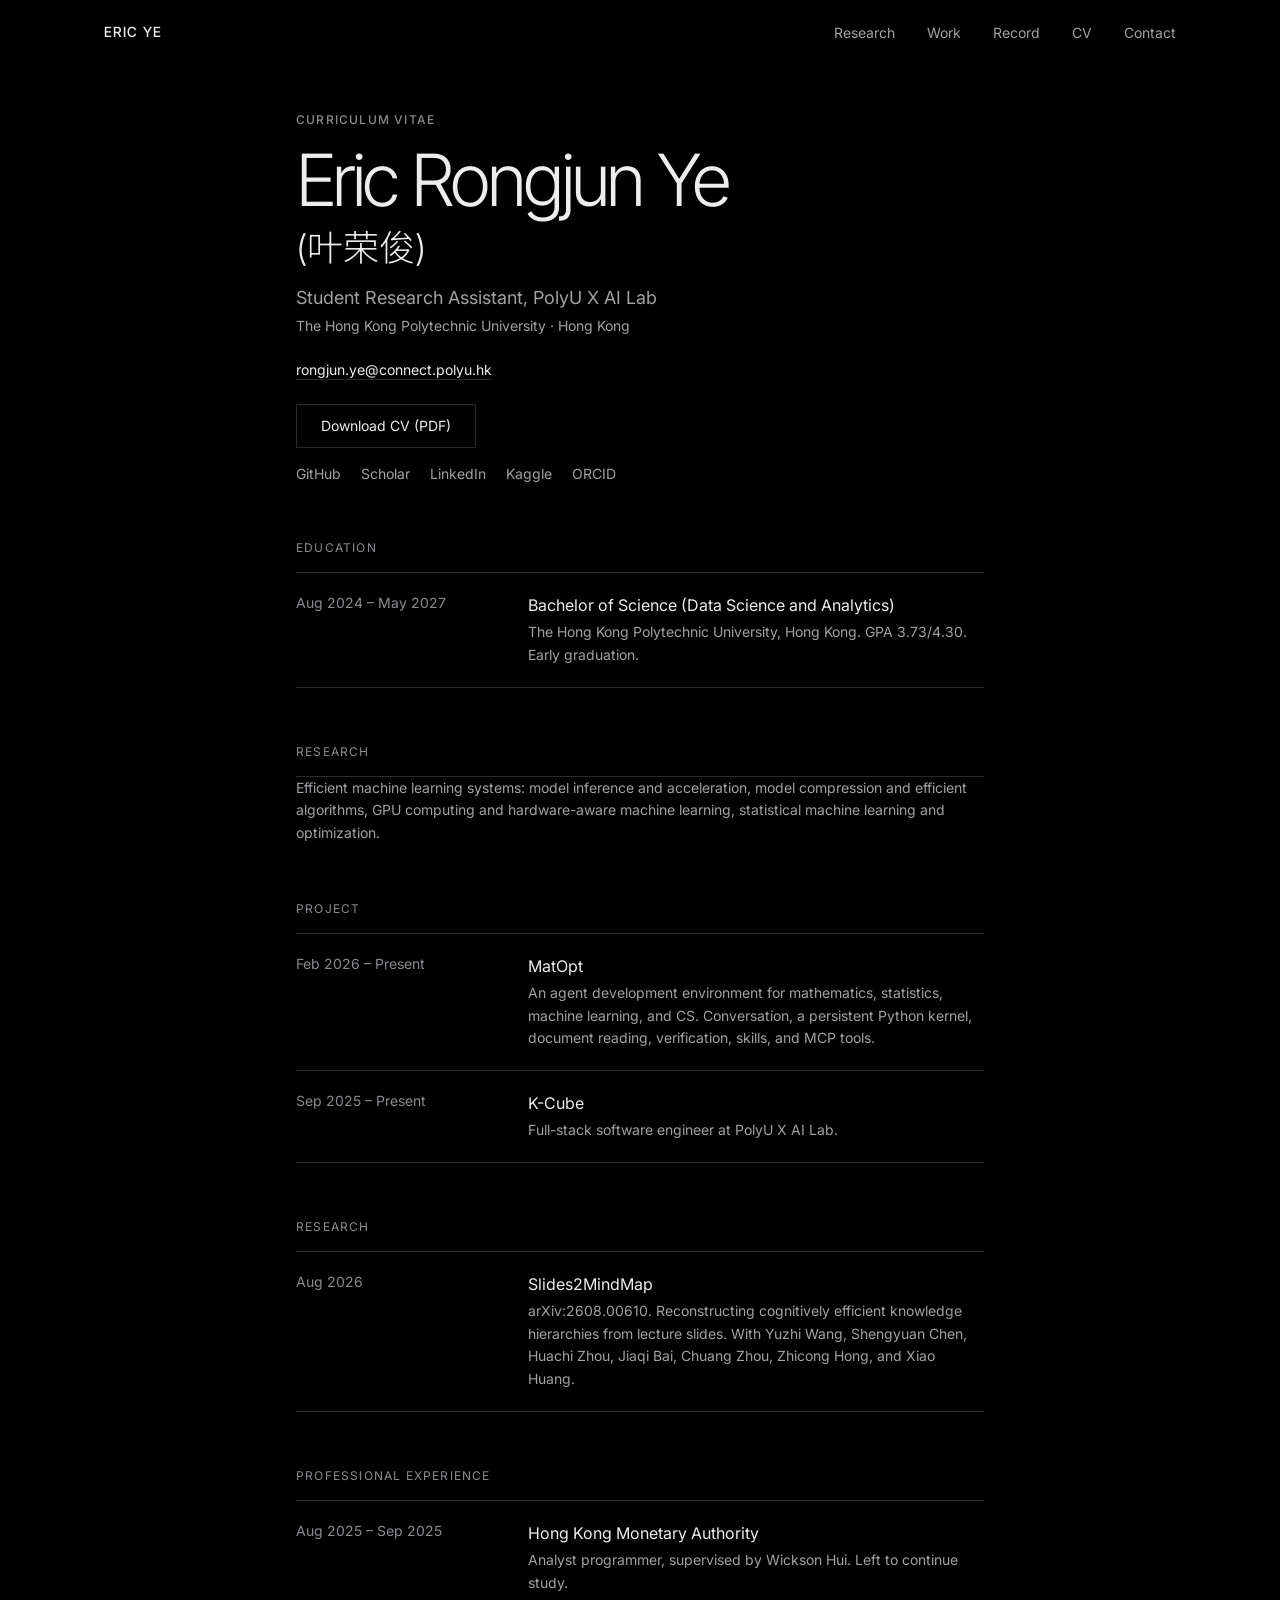
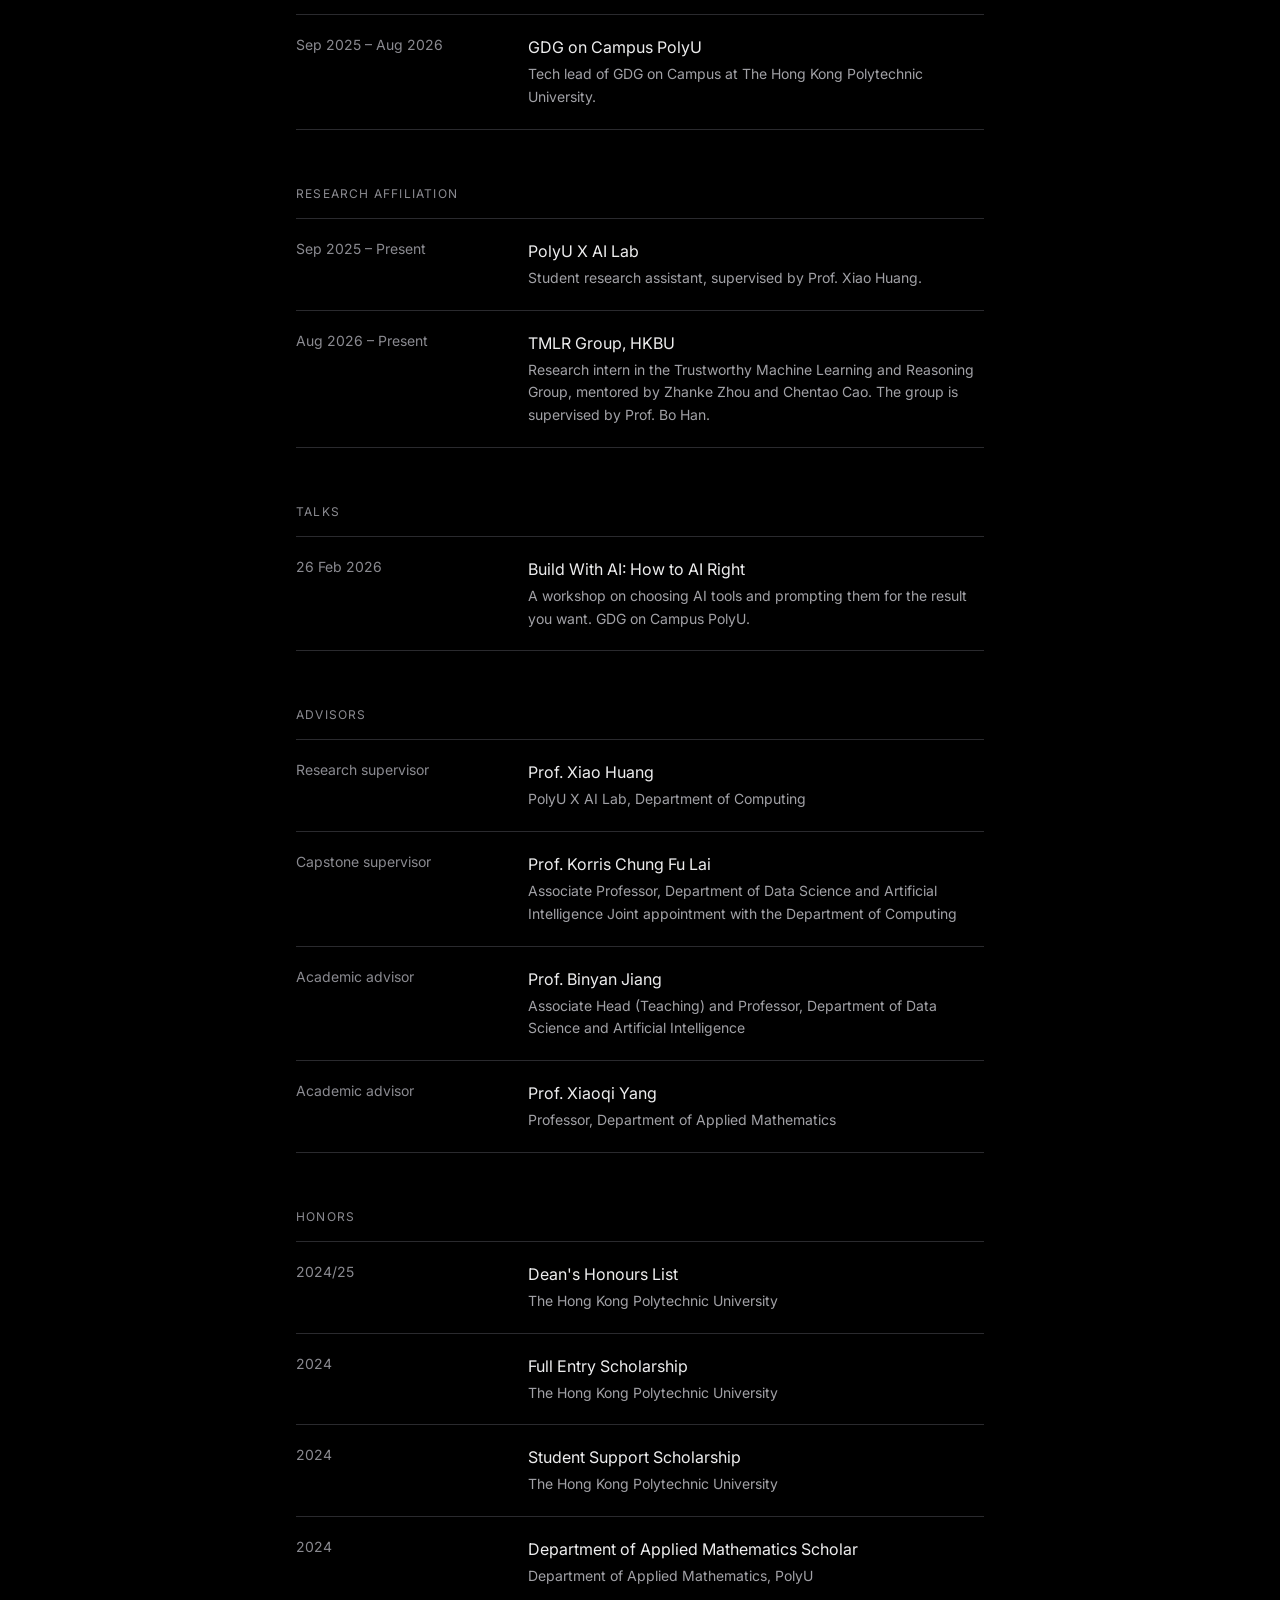
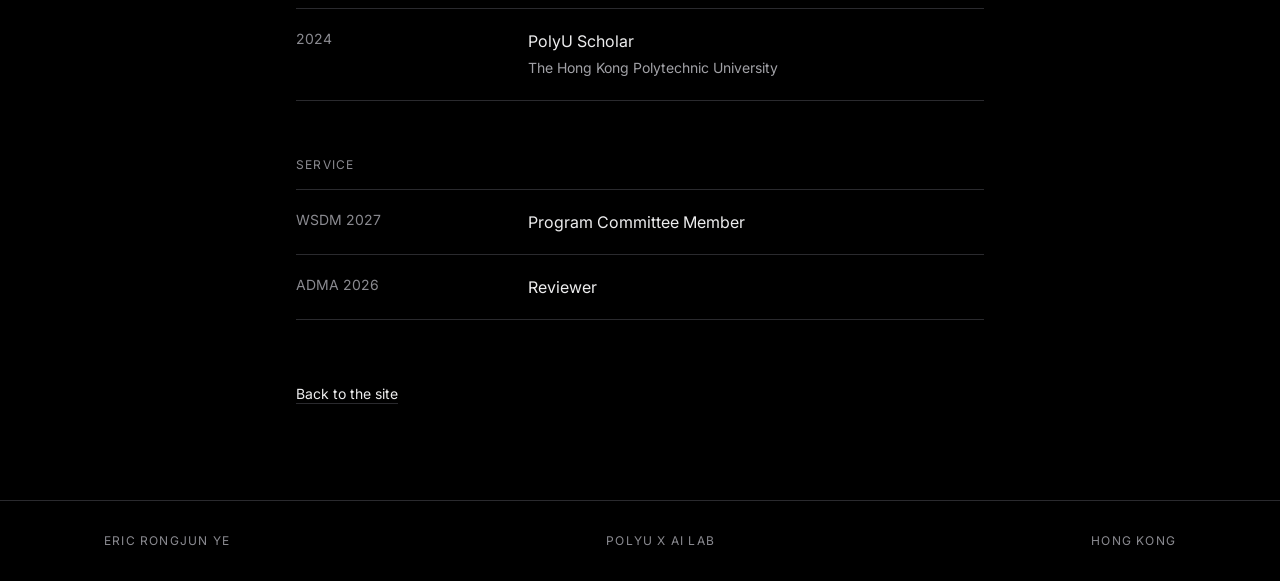
<file: cv/index.html>
<!DOCTYPE html><html lang="en"><head><meta name="twitter:card" content="summary_large_image"><meta property="og:title" content="Eric Rongjun Ye"><meta charSet="utf-8"/><meta name="viewport" content="width=device-width, initial-scale=1"/><link rel="stylesheet" href="/assets/styles-CRn52IbA.css" data-precedence="default"/><link rel="stylesheet" href="https://fonts.googleapis.com/css2?family=Inter+Tight:wght@300;400;500&amp;family=Inter:wght@400;500;600&amp;family=Noto+Sans+SC:wght@300;400&amp;display=swap" data-precedence="default"/><title>CV — Eric Rongjun Ye</title><meta name="description" content="Eric Rongjun Ye (叶荣俊) is an undergraduate researcher at PolyU X AI Lab, working on efficient machine learning systems, model acceleration, and statistical machine learning."/><meta name="author" content="Eric Rongjun Ye"/><meta name="theme-color" content="#000000"/><link rel="modulepreload" href="/assets/index-BF53gRLM.js"/><link rel="modulepreload" href="/assets/cv-CykKZuvq.js"/><link rel="modulepreload" href="/assets/nav-rzY6HorB.js"/><link rel="icon" type="image/svg+xml" href="/favicon.svg?v=4"/><link rel="preconnect" href="https://fonts.googleapis.com"/><link rel="preconnect" href="https://fonts.gstatic.com" crossorigin="anonymous"/><meta name="apple-mobile-web-app-title" content="Eric Rongjun Ye"><meta name="apple-mobile-web-app-status-bar-style" content="black"></head><body><!--$--><div class="bg-bg text-fg"><div class="fixed inset-x-0 top-0 z-50 h-px origin-left bg-fg" style="transform:scaleX(0)" aria-hidden="true"></div><header class="fixed inset-x-0 top-0 z-40 bg-linear-to-b from-bg via-bg/50 to-transparent"><nav class="mx-auto flex h-16 max-w-6xl items-center justify-between px-6 md:px-10" aria-label="Primary"><a class="font-display text-sm font-medium tracking-widest text-fg" href="/">ERIC YE</a><ul class="hidden items-center gap-8 md:flex"><li><a href="/#research" class="text-sm text-muted transition-colors duration-200 hover:text-fg">Research</a></li><li><a href="/#work" class="text-sm text-muted transition-colors duration-200 hover:text-fg">Work</a></li><li><a href="/#record" class="text-sm text-muted transition-colors duration-200 hover:text-fg">Record</a></li><li><a href="/cv/" class="text-sm text-muted transition-colors duration-200 hover:text-fg">CV</a></li><li><a href="/#contact" class="text-sm text-muted transition-colors duration-200 hover:text-fg">Contact</a></li></ul><button type="button" class="inline-flex size-11 items-center justify-center text-fg md:hidden" aria-expanded="false" aria-label="Open menu"><svg xmlns="http://www.w3.org/2000/svg" width="20" height="20" viewBox="0 0 24 24" fill="none" stroke="currentColor" stroke-width="2" stroke-linecap="round" stroke-linejoin="round" class="lucide lucide-menu" aria-hidden="true"><path d="M4 12h16"></path><path d="M4 18h16"></path><path d="M4 6h16"></path></svg></button></nav></header><main class="mx-auto max-w-3xl px-6 pt-28 pb-24 md:px-10"><p class="text-xs font-medium tracking-widest text-faint uppercase">Curriculum vitae</p><h1 class="mt-4 font-display text-5xl font-light tracking-tighter text-fg md:text-7xl">Eric Rongjun Ye<span class="mt-3 block text-2xl tracking-normal md:text-4xl">(<!-- -->叶荣俊<!-- -->)</span></h1><p class="mt-4 text-lg text-muted">Student Research Assistant<!-- -->, <!-- -->PolyU X AI Lab</p><p class="mt-1 text-sm text-muted">The Hong Kong Polytechnic University<!-- --> · <!-- -->Hong Kong</p><p class="mt-6 text-sm"><a class="text-fg underline decoration-line underline-offset-4" href="mailto:rongjun.ye@connect.polyu.hk">rongjun.ye@connect.polyu.hk</a></p><a class="mt-6 inline-flex min-h-11 items-center border border-line px-6 text-sm text-fg" href="/cv/Eric_Ye_CV.pdf" download="Eric_Ye_CV.pdf">Download CV (PDF)</a><ul class="mt-4 flex flex-wrap gap-x-5 gap-y-2 text-sm text-muted"><li><a href="https://github.com/ericyerongjun" target="_blank" rel="noreferrer" class="hover:text-fg">GitHub</a></li><li><a href="https://scholar.google.com/citations?user=_vqwyT8AAAAJ" target="_blank" rel="noreferrer" class="hover:text-fg">Scholar</a></li><li><a href="https://www.linkedin.com/in/rongjun-ye-814453331" target="_blank" rel="noreferrer" class="hover:text-fg">LinkedIn</a></li><li><a href="https://www.kaggle.com/rongjunye" target="_blank" rel="noreferrer" class="hover:text-fg">Kaggle</a></li><li><a href="https://orcid.org/0009-0003-8477-8409" target="_blank" rel="noreferrer" class="hover:text-fg">ORCID</a></li></ul><section class="mt-14"><h2 class="text-xs tracking-widest text-faint uppercase">Education</h2><div class="mt-4 border-t border-line"><div class="grid gap-2 border-b border-line py-5 md:grid-cols-12"><p class="text-sm text-faint md:col-span-4">Aug 2024 – May 2027</p><div class="md:col-span-8"><p class="text-fg">Bachelor of Science (Data Science and Analytics)</p><p class="mt-1 text-sm leading-relaxed text-muted">The Hong Kong Polytechnic University, Hong Kong. GPA 3.73/4.30. Early graduation.</p></div></div></div></section><section class="mt-14"><h2 class="text-xs tracking-widest text-faint uppercase">Research</h2><div class="mt-4 border-t border-line"><p class="text-sm leading-relaxed text-muted">Efficient machine learning systems: model inference and acceleration, model compression and efficient algorithms, GPU computing and hardware-aware machine learning, statistical machine learning and optimization.</p></div></section><section class="mt-14"><h2 class="text-xs tracking-widest text-faint uppercase">Project</h2><div class="mt-4 border-t border-line"><div class="grid gap-2 border-b border-line py-5 md:grid-cols-12"><p class="text-sm text-faint md:col-span-4">Feb 2026 – Present</p><div class="md:col-span-8"><p class="text-fg">MatOpt</p><p class="mt-1 text-sm leading-relaxed text-muted">An agent development environment for mathematics, statistics, machine learning, and CS. Conversation, a persistent Python kernel, document reading, verification, skills, and MCP tools.</p></div></div><div class="grid gap-2 border-b border-line py-5 md:grid-cols-12"><p class="text-sm text-faint md:col-span-4">Sep 2025 – Present</p><div class="md:col-span-8"><p class="text-fg">K-Cube</p><p class="mt-1 text-sm leading-relaxed text-muted">Full-stack software engineer at PolyU X AI Lab.</p></div></div></div></section><section class="mt-14"><h2 class="text-xs tracking-widest text-faint uppercase">Research</h2><div class="mt-4 border-t border-line"><div class="grid gap-2 border-b border-line py-5 md:grid-cols-12"><p class="text-sm text-faint md:col-span-4">Aug 2026</p><div class="md:col-span-8"><p class="text-fg">Slides2MindMap</p><p class="mt-1 text-sm leading-relaxed text-muted">arXiv:2608.00610. Reconstructing cognitively efficient knowledge hierarchies from lecture slides. With Yuzhi Wang, Shengyuan Chen, Huachi Zhou, Jiaqi Bai, Chuang Zhou, Zhicong Hong, and Xiao Huang.</p></div></div></div></section><section class="mt-14"><h2 class="text-xs tracking-widest text-faint uppercase">Professional experience</h2><div class="mt-4 border-t border-line"><div class="grid gap-2 border-b border-line py-5 md:grid-cols-12"><p class="text-sm text-faint md:col-span-4">Aug 2025 – Sep 2025</p><div class="md:col-span-8"><p class="text-fg">Hong Kong Monetary Authority</p><p class="mt-1 text-sm leading-relaxed text-muted">Analyst programmer, supervised by Wickson Hui. Left to continue study.</p></div></div><div class="grid gap-2 border-b border-line py-5 md:grid-cols-12"><p class="text-sm text-faint md:col-span-4">Sep 2025 – Aug 2026</p><div class="md:col-span-8"><p class="text-fg">GDG on Campus PolyU</p><p class="mt-1 text-sm leading-relaxed text-muted">Tech lead of GDG on Campus at The Hong Kong Polytechnic University.</p></div></div></div></section><section class="mt-14"><h2 class="text-xs tracking-widest text-faint uppercase">Research affiliation</h2><div class="mt-4 border-t border-line"><div class="grid gap-2 border-b border-line py-5 md:grid-cols-12"><p class="text-sm text-faint md:col-span-4">Sep 2025 – Present</p><div class="md:col-span-8"><p class="text-fg">PolyU X AI Lab</p><p class="mt-1 text-sm leading-relaxed text-muted">Student research assistant, supervised by Prof. Xiao Huang.</p></div></div><div class="grid gap-2 border-b border-line py-5 md:grid-cols-12"><p class="text-sm text-faint md:col-span-4">Aug 2026 – Present</p><div class="md:col-span-8"><p class="text-fg">TMLR Group, HKBU</p><p class="mt-1 text-sm leading-relaxed text-muted">Research intern in the Trustworthy Machine Learning and Reasoning Group, mentored by Zhanke Zhou and Chentao Cao. The group is supervised by Prof. Bo Han.</p></div></div></div></section><section class="mt-14"><h2 class="text-xs tracking-widest text-faint uppercase">Talks</h2><div class="mt-4 border-t border-line"><div class="grid gap-2 border-b border-line py-5 md:grid-cols-12"><p class="text-sm text-faint md:col-span-4">26 Feb 2026</p><div class="md:col-span-8"><p class="text-fg">Build With AI: How to AI Right</p><p class="mt-1 text-sm leading-relaxed text-muted">A workshop on choosing AI tools and prompting them for the result you want. GDG on Campus PolyU.</p></div></div></div></section><section class="mt-14"><h2 class="text-xs tracking-widest text-faint uppercase">Advisors</h2><div class="mt-4 border-t border-line"><div class="grid gap-2 border-b border-line py-5 md:grid-cols-12"><p class="text-sm text-faint md:col-span-4">Research supervisor</p><div class="md:col-span-8"><p class="text-fg">Prof. Xiao Huang</p><p class="mt-1 text-sm leading-relaxed text-muted">PolyU X AI Lab, Department of Computing</p></div></div><div class="grid gap-2 border-b border-line py-5 md:grid-cols-12"><p class="text-sm text-faint md:col-span-4">Capstone supervisor</p><div class="md:col-span-8"><p class="text-fg">Prof. Korris Chung Fu Lai</p><p class="mt-1 text-sm leading-relaxed text-muted">Associate Professor, Department of Data Science and Artificial Intelligence Joint appointment with the Department of Computing</p></div></div><div class="grid gap-2 border-b border-line py-5 md:grid-cols-12"><p class="text-sm text-faint md:col-span-4">Academic advisor</p><div class="md:col-span-8"><p class="text-fg">Prof. Binyan Jiang</p><p class="mt-1 text-sm leading-relaxed text-muted">Associate Head (Teaching) and Professor, Department of Data Science and Artificial Intelligence</p></div></div><div class="grid gap-2 border-b border-line py-5 md:grid-cols-12"><p class="text-sm text-faint md:col-span-4">Academic advisor</p><div class="md:col-span-8"><p class="text-fg">Prof. Xiaoqi Yang</p><p class="mt-1 text-sm leading-relaxed text-muted">Professor, Department of Applied Mathematics</p></div></div></div></section><section class="mt-14"><h2 class="text-xs tracking-widest text-faint uppercase">Honors</h2><div class="mt-4 border-t border-line"><div class="grid gap-2 border-b border-line py-5 md:grid-cols-12"><p class="text-sm text-faint md:col-span-4">2024/25</p><div class="md:col-span-8"><p class="text-fg">Dean&#x27;s Honours List</p><p class="mt-1 text-sm leading-relaxed text-muted">The Hong Kong Polytechnic University</p></div></div><div class="grid gap-2 border-b border-line py-5 md:grid-cols-12"><p class="text-sm text-faint md:col-span-4">2024</p><div class="md:col-span-8"><p class="text-fg">Full Entry Scholarship</p><p class="mt-1 text-sm leading-relaxed text-muted">The Hong Kong Polytechnic University</p></div></div><div class="grid gap-2 border-b border-line py-5 md:grid-cols-12"><p class="text-sm text-faint md:col-span-4">2024</p><div class="md:col-span-8"><p class="text-fg">Student Support Scholarship</p><p class="mt-1 text-sm leading-relaxed text-muted">The Hong Kong Polytechnic University</p></div></div><div class="grid gap-2 border-b border-line py-5 md:grid-cols-12"><p class="text-sm text-faint md:col-span-4">2024</p><div class="md:col-span-8"><p class="text-fg">Department of Applied Mathematics Scholar</p><p class="mt-1 text-sm leading-relaxed text-muted">Department of Applied Mathematics, PolyU</p></div></div><div class="grid gap-2 border-b border-line py-5 md:grid-cols-12"><p class="text-sm text-faint md:col-span-4">2024</p><div class="md:col-span-8"><p class="text-fg">PolyU Scholar</p><p class="mt-1 text-sm leading-relaxed text-muted">The Hong Kong Polytechnic University</p></div></div></div></section><section class="mt-14"><h2 class="text-xs tracking-widest text-faint uppercase">Service</h2><div class="mt-4 border-t border-line"><div class="grid gap-2 border-b border-line py-5 md:grid-cols-12"><p class="text-sm text-faint md:col-span-4">WSDM 2027</p><div class="md:col-span-8"><p class="text-fg">Program Committee Member</p></div></div><div class="grid gap-2 border-b border-line py-5 md:grid-cols-12"><p class="text-sm text-faint md:col-span-4">ADMA 2026</p><div class="md:col-span-8"><p class="text-fg">Reviewer</p></div></div></div></section><p class="no-print mt-16 text-sm text-muted"><a class="text-fg underline decoration-line underline-offset-4" href="/">Back to the site</a></p></main><footer class="border-t border-line"><div class="mx-auto flex max-w-6xl flex-col gap-3 px-6 py-8 text-xs tracking-widest text-faint uppercase md:flex-row md:items-center md:justify-between md:px-10"><span>Eric Rongjun Ye</span><span>PolyU X AI Lab</span><span>Hong Kong</span></div></footer></div><!--/$--><script data-tsr-stream-part="">(self.$R=self.$R||{})["tsr"]=[];self.$_TSR={h(){this.hydrated=!0,this.c()},e(){this.streamEnded=!0,this.c()},c(){this.hydrated&&this.streamEnded&&(delete self.$_TSR,delete self.$R.tsr)},p(e){this.initialized?e():this.buffer.push(e)},buffer:[]};$_TSR.router=($R=>$R[0]={manifest:$R[1]={routes:$R[2]={__root__:$R[3]={preloads:$R[4]=["/assets/index-BF53gRLM.js"],scripts:$R[5]=[$R[6]={attrs:$R[7]={type:"module",async:!0,src:"/assets/index-BF53gRLM.js"}}]},"/cv":$R[8]={preloads:$R[9]=["/assets/cv-CykKZuvq.js","/assets/nav-rzY6HorB.js"]}}},matches:$R[10]=[$R[11]={i:"__root__",u:1793069631510,s:"success",ssr:!0},$R[12]={i:"cvcv",u:1793069631510,s:"success",ssr:!0}]})($R["tsr"]);$_TSR.e();{let s=document.currentScript,p;while((p=s.previousElementSibling)&&p.hasAttribute('data-tsr-stream-part'))p.remove();s.remove()}</script><script type="module" async="" src="/assets/index-BF53gRLM.js"></script><script>document.currentScript.remove();/*$tsr-stream-boundary*/</script></body></html>
</file>
<file: assets/styles-CRn52IbA.css>
/*! tailwindcss v4.3.3 | MIT License | https://tailwindcss.com */
@layer properties{@supports (((-webkit-hyphens:none)) and (not (margin-trim:inline))) or ((-moz-orient:inline) and (not (color:rgb(from red r g b)))){*,:before,:after,::backdrop{--tw-scale-x:1;--tw-scale-y:1;--tw-scale-z:1;--tw-rotate-x:initial;--tw-rotate-y:initial;--tw-rotate-z:initial;--tw-skew-x:initial;--tw-skew-y:initial;--tw-space-y-reverse:0;--tw-border-style:solid;--tw-gradient-position:initial;--tw-gradient-from:#0000;--tw-gradient-via:#0000;--tw-gradient-to:#0000;--tw-gradient-stops:initial;--tw-gradient-via-stops:initial;--tw-gradient-from-position:0%;--tw-gradient-via-position:50%;--tw-gradient-to-position:100%;--tw-leading:initial;--tw-font-weight:initial;--tw-tracking:initial;--tw-ordinal:initial;--tw-slashed-zero:initial;--tw-numeric-figure:initial;--tw-numeric-spacing:initial;--tw-numeric-fraction:initial;--tw-shadow:0 0 #0000;--tw-shadow-color:initial;--tw-shadow-alpha:100%;--tw-inset-shadow:0 0 #0000;--tw-inset-shadow-color:initial;--tw-inset-shadow-alpha:100%;--tw-ring-color:initial;--tw-ring-shadow:0 0 #0000;--tw-inset-ring-color:initial;--tw-inset-ring-shadow:0 0 #0000;--tw-ring-inset:initial;--tw-ring-offset-width:0px;--tw-ring-offset-color:#fff;--tw-ring-offset-shadow:0 0 #0000;--tw-outline-style:solid;--tw-blur:initial;--tw-brightness:initial;--tw-contrast:initial;--tw-grayscale:initial;--tw-hue-rotate:initial;--tw-invert:initial;--tw-opacity:initial;--tw-saturate:initial;--tw-sepia:initial;--tw-drop-shadow:initial;--tw-drop-shadow-color:initial;--tw-drop-shadow-alpha:100%;--tw-drop-shadow-size:initial;--tw-backdrop-blur:initial;--tw-backdrop-brightness:initial;--tw-backdrop-contrast:initial;--tw-backdrop-grayscale:initial;--tw-backdrop-hue-rotate:initial;--tw-backdrop-invert:initial;--tw-backdrop-opacity:initial;--tw-backdrop-saturate:initial;--tw-backdrop-sepia:initial;--tw-duration:initial;--tw-ease:initial;--tw-content:"";--tw-translate-x:0;--tw-translate-y:0;--tw-translate-z:0}}}@layer theme{:root,:host{--font-sans:"Inter", "Noto Sans SC", ui-sans-serif, system-ui, sans-serif;--font-mono:ui-monospace, SFMono-Regular, Menlo, Monaco, Consolas, "Liberation Mono", "Courier New", monospace;--color-red-500:oklch(63.7% .237 25.331);--color-zinc-50:oklch(98.5% 0 none);--color-zinc-400:oklch(70.5% .015 286.067);--color-zinc-500:oklch(55.2% .016 285.938);--color-zinc-900:oklch(21% .006 285.885);--color-zinc-950:oklch(14.1% .005 285.823);--color-neutral-100:oklch(97% 0 none);--color-neutral-300:oklch(87% 0 none);--color-neutral-500:oklch(55.6% 0 none);--color-neutral-700:oklch(37.1% 0 none);--color-neutral-900:oklch(20.5% 0 none);--color-black:#000;--color-white:#fff;--spacing:.25rem;--container-sm:24rem;--container-md:28rem;--container-xl:36rem;--container-2xl:42rem;--container-3xl:48rem;--container-5xl:64rem;--container-6xl:72rem;--text-xs:.75rem;--text-xs--line-height:calc(1 / .75);--text-sm:.875rem;--text-sm--line-height:calc(1.25 / .875);--text-base:1rem;--text-base--line-height:calc(1.5 / 1);--text-lg:1.125rem;--text-lg--line-height:calc(1.75 / 1.125);--text-xl:1.25rem;--text-xl--line-height:calc(1.75 / 1.25);--text-2xl:1.5rem;--text-2xl--line-height:calc(2 / 1.5);--text-3xl:1.875rem;--text-3xl--line-height:calc(2.25 / 1.875);--text-4xl:2.25rem;--text-4xl--line-height:calc(2.5 / 2.25);--text-5xl:3rem;--text-5xl--line-height:1;--text-6xl:3.75rem;--text-6xl--line-height:1;--text-7xl:4.5rem;--text-7xl--line-height:1;--text-8xl:6rem;--text-8xl--line-height:1;--font-weight-light:300;--font-weight-medium:500;--font-weight-semibold:600;--tracking-tighter:-.05em;--tracking-tight:-.025em;--tracking-normal:0em;--tracking-wide:.025em;--tracking-widest:.1em;--leading-tight:1.25;--leading-snug:1.375;--leading-normal:1.5;--leading-relaxed:1.625;--radius-xs:.125rem;--radius-sm:2px;--radius-md:.375rem;--radius-lg:.5rem;--radius-xl:.75rem;--radius-2xl:1rem;--ease-out:cubic-bezier(0, 0, .2, 1);--ease-in-out:cubic-bezier(.4, 0, .2, 1);--animate-pulse:pulse 2s cubic-bezier(.4, 0, .6, 1) infinite;--blur-sm:8px;--default-transition-duration:.15s;--default-transition-timing-function:cubic-bezier(.4, 0, .2, 1);--default-font-family:var(--font-sans);--default-mono-font-family:var(--font-mono);--font-display:"Inter Tight", "Noto Sans SC", "Inter", ui-sans-serif, system-ui, sans-serif;--color-bg:#000;--color-fg:#ededee;--color-muted:#a1a1a6;--color-faint:#8a8a90;--color-line:#2a2a2e;--color-paper:#fff;--color-ink:#0a0a0a}}@layer base{*,:after,:before,::backdrop{box-sizing:border-box;border:0 solid;margin:0;padding:0}::file-selector-button{box-sizing:border-box;border:0 solid;margin:0;padding:0}html,:host{-webkit-text-size-adjust:100%;tab-size:4;line-height:1.5;font-family:var(--default-font-family,-apple-system, BlinkMacSystemFont, "Segoe UI", Roboto, "Helvetica Neue", "Noto Sans", Arial, sans-serif, "Apple Color Emoji", "Segoe UI Emoji", "Segoe UI Symbol", "Noto Color Emoji");font-feature-settings:var(--default-font-feature-settings,normal);font-variation-settings:var(--default-font-variation-settings,normal);-webkit-tap-highlight-color:transparent}hr{height:0;color:inherit;border-top-width:1px}abbr:where([title]){-webkit-text-decoration:underline dotted;text-decoration:underline dotted}h1,h2,h3,h4,h5,h6{font-size:inherit;font-weight:inherit}a{color:inherit;-webkit-text-decoration:inherit;-webkit-text-decoration:inherit;-webkit-text-decoration:inherit;-webkit-text-decoration:inherit;text-decoration:inherit}b,strong{font-weight:bolder}code,kbd,samp,pre{font-family:var(--default-mono-font-family,ui-monospace, SFMono-Regular, Menlo, Monaco, Consolas, "Liberation Mono", "Courier New", monospace);font-feature-settings:var(--default-mono-font-feature-settings,normal);font-variation-settings:var(--default-mono-font-variation-settings,normal);font-size:1em}small{font-size:80%}sub,sup{vertical-align:baseline;font-size:75%;line-height:0;position:relative}sub{bottom:-.25em}sup{top:-.5em}table{text-indent:0;border-color:inherit;border-collapse:collapse}:-moz-focusring:where(:not(iframe)){outline:auto}progress{vertical-align:baseline}summary{display:list-item}ol,ul,menu{list-style:none}img,svg,video,canvas,audio,iframe,embed,object{vertical-align:middle;display:block}img,video{max-width:100%;height:auto}button,input,select,optgroup,textarea{font:inherit;font-feature-settings:inherit;font-variation-settings:inherit;letter-spacing:inherit;color:inherit;opacity:1;background-color:#0000;border-radius:0}::file-selector-button{font:inherit;font-feature-settings:inherit;font-variation-settings:inherit;letter-spacing:inherit;color:inherit;opacity:1;background-color:#0000;border-radius:0}:where(select:is([multiple],[size])) optgroup{font-weight:bolder}:where(select:is([multiple],[size])) optgroup option{padding-inline-start:20px}::file-selector-button{margin-inline-end:4px}::placeholder{opacity:1}@supports (not ((-webkit-appearance:-apple-pay-button))) or (contain-intrinsic-size:1px){::placeholder{color:currentColor}@supports (color:color-mix(in lab, red, red)){::placeholder{color:color-mix(in oklab, currentcolor 50%, transparent)}}}textarea{resize:vertical}::-webkit-search-decoration{-webkit-appearance:none}::-webkit-date-and-time-value{min-height:1lh;text-align:inherit}::-webkit-datetime-edit{display:inline-flex}::-webkit-datetime-edit-fields-wrapper{padding:0}::-webkit-datetime-edit{padding-block:0}::-webkit-datetime-edit-year-field{padding-block:0}::-webkit-datetime-edit-month-field{padding-block:0}::-webkit-datetime-edit-day-field{padding-block:0}::-webkit-datetime-edit-hour-field{padding-block:0}::-webkit-datetime-edit-minute-field{padding-block:0}::-webkit-datetime-edit-second-field{padding-block:0}::-webkit-datetime-edit-millisecond-field{padding-block:0}::-webkit-datetime-edit-meridiem-field{padding-block:0}::-webkit-calendar-picker-indicator{line-height:1}:-moz-ui-invalid{box-shadow:none}button,input:where([type=button],[type=reset],[type=submit]){appearance:button}::file-selector-button{appearance:button}::-webkit-inner-spin-button{height:auto}::-webkit-outer-spin-button{height:auto}[hidden]:where(:not([hidden=until-found])){display:none!important}button:not(:disabled),[role=button]:not(:disabled){cursor:pointer}html{background:var(--color-bg);color:var(--color-fg);scroll-behavior:smooth}body{background:var(--color-bg);color:var(--color-fg);font-family:var(--font-sans);text-rendering:optimizelegibility}::selection{background:var(--color-fg);color:var(--color-bg)}:focus-visible{outline:2px solid var(--color-fg);outline-offset:4px}}@layer components;@layer utilities{.collapse{visibility:collapse}.invisible{visibility:hidden}.visible{visibility:visible}.sr-only{clip-path:inset(50%);white-space:nowrap;border-width:0;width:1px;height:1px;margin:-1px;padding:0;position:absolute;overflow:hidden}.absolute{position:absolute}.fixed{position:fixed}.relative{position:relative}.static{position:static}.sticky{position:sticky}.inset-0{inset:0}.inset-x-0{inset-inline:0}.top-0{top:0}.right-1{right:var(--spacing)}.right-2{right:calc(var(--spacing) * 2)}.right-3{right:calc(var(--spacing) * 3)}.right-4{right:calc(var(--spacing) * 4)}.left-1{left:var(--spacing)}.left-2{left:calc(var(--spacing) * 2)}.left-3{left:calc(var(--spacing) * 3)}.left-4{left:calc(var(--spacing) * 4)}.z-10{z-index:10}.z-30{z-index:30}.z-40{z-index:40}.z-50{z-index:50}.col-span-2{grid-column:span 2/span 2}.container{width:100%}@media (width>=40rem){.container{max-width:40rem}}@media (width>=48rem){.container{max-width:48rem}}@media (width>=64rem){.container{max-width:64rem}}@media (width>=80rem){.container{max-width:80rem}}@media (width>=96rem){.container{max-width:96rem}}.mx-auto{margin-inline:auto}.mt-1{margin-top:var(--spacing)}.mt-2{margin-top:calc(var(--spacing) * 2)}.mt-3{margin-top:calc(var(--spacing) * 3)}.mt-4{margin-top:calc(var(--spacing) * 4)}.mt-5{margin-top:calc(var(--spacing) * 5)}.mt-6{margin-top:calc(var(--spacing) * 6)}.mt-8{margin-top:calc(var(--spacing) * 8)}.mt-12{margin-top:calc(var(--spacing) * 12)}.mt-14{margin-top:calc(var(--spacing) * 14)}.mt-16{margin-top:calc(var(--spacing) * 16)}.ml-px{margin-left:1px}.block{display:block}.flex{display:flex}.grid{display:grid}.hidden{display:none}.inline{display:inline}.inline-block{display:inline-block}.inline-flex{display:inline-flex}.table{display:table}.size-5{width:calc(var(--spacing) * 5);height:calc(var(--spacing) * 5)}.size-10{width:calc(var(--spacing) * 10);height:calc(var(--spacing) * 10)}.size-11{width:calc(var(--spacing) * 11);height:calc(var(--spacing) * 11)}.h-8{height:calc(var(--spacing) * 8)}.h-11{height:calc(var(--spacing) * 11)}.h-16{height:calc(var(--spacing) * 16)}.h-full{height:100%}.h-px{height:1px}.min-h-11{min-height:calc(var(--spacing) * 11)}.min-h-screen{min-height:100vh}.min-h-svh{min-height:100svh}.w-8{width:calc(var(--spacing) * 8)}.w-full{width:100%}.max-w-2xl{max-width:var(--container-2xl)}.max-w-3xl{max-width:var(--container-3xl)}.max-w-5xl{max-width:var(--container-5xl)}.max-w-6xl{max-width:var(--container-6xl)}.max-w-md{max-width:var(--container-md)}.max-w-sm{max-width:var(--container-sm)}.max-w-xl{max-width:var(--container-xl)}.shrink{flex-shrink:1}.origin-left{transform-origin:0}.scale-100{--tw-scale-x:100%;--tw-scale-y:100%;--tw-scale-z:100%;scale:var(--tw-scale-x) var(--tw-scale-y)}.scale-\[0\.25\]{scale:.25}.transform{transform:var(--tw-rotate-x,) var(--tw-rotate-y,) var(--tw-rotate-z,) var(--tw-skew-x,) var(--tw-skew-y,)}.animate-pulse{animation:var(--animate-pulse)}.cursor-pointer{cursor:pointer}.resize{resize:both}.scroll-mt-16{scroll-margin-top:calc(var(--spacing) * 16)}.scroll-mt-20{scroll-margin-top:calc(var(--spacing) * 20)}.grid-cols-2{grid-template-columns:repeat(2,minmax(0,1fr))}.flex-col{flex-direction:column}.flex-wrap{flex-wrap:wrap}.place-items-center{place-items:center}.items-center{align-items:center}.items-end{align-items:flex-end}.items-start{align-items:flex-start}.justify-between{justify-content:space-between}.justify-center{justify-content:center}.justify-end{justify-content:flex-end}.gap-1{gap:var(--spacing)}.gap-2{gap:calc(var(--spacing) * 2)}.gap-3{gap:calc(var(--spacing) * 3)}.gap-4{gap:calc(var(--spacing) * 4)}.gap-6{gap:calc(var(--spacing) * 6)}.gap-8{gap:calc(var(--spacing) * 8)}.gap-10{gap:calc(var(--spacing) * 10)}.gap-12{gap:calc(var(--spacing) * 12)}.gap-16{gap:calc(var(--spacing) * 16)}:where(.space-y-3>:not(:last-child)){--tw-space-y-reverse:0;margin-block-start:calc(calc(var(--spacing) * 3) * var(--tw-space-y-reverse));margin-block-end:calc(calc(var(--spacing) * 3) * calc(1 - var(--tw-space-y-reverse)))}:where(.space-y-5>:not(:last-child)){--tw-space-y-reverse:0;margin-block-start:calc(calc(var(--spacing) * 5) * var(--tw-space-y-reverse));margin-block-end:calc(calc(var(--spacing) * 5) * calc(1 - var(--tw-space-y-reverse)))}.gap-x-5{column-gap:calc(var(--spacing) * 5)}.gap-x-8{column-gap:calc(var(--spacing) * 8)}.gap-y-2{row-gap:calc(var(--spacing) * 2)}.gap-y-4{row-gap:calc(var(--spacing) * 4)}.truncate{text-overflow:ellipsis;white-space:nowrap;overflow:hidden}.overflow-hidden{overflow:hidden}.rounded{border-radius:.25rem}.rounded-2xl{border-radius:var(--radius-2xl)}.rounded-full{border-radius:2147483647px}.rounded-lg{border-radius:var(--radius-lg)}.rounded-md{border-radius:var(--radius-md)}.rounded-xl{border-radius:var(--radius-xl)}.border{border-style:var(--tw-border-style);border-width:1px}.border-t{border-top-style:var(--tw-border-style);border-top-width:1px}.border-b{border-bottom-style:var(--tw-border-style);border-bottom-width:1px}.border-line{border-color:var(--color-line)}.border-line\/80{border-color:#2a2a2ecc}@supports (color:color-mix(in lab, red, red)){.border-line\/80{border-color:color-mix(in oklab, var(--color-line) 80%, transparent)}}.border-neutral-300{border-color:var(--color-neutral-300)}.bg-bg{background-color:var(--color-bg)}.bg-bg\/40{background-color:#0006}@supports (color:color-mix(in lab, red, red)){.bg-bg\/40{background-color:color-mix(in oklab, var(--color-bg) 40%, transparent)}}.bg-black{background-color:var(--color-black)}.bg-black\/10{background-color:#0000001a}@supports (color:color-mix(in lab, red, red)){.bg-black\/10{background-color:color-mix(in oklab, var(--color-black) 10%, transparent)}}.bg-fg{background-color:var(--color-fg)}.bg-paper{background-color:var(--color-paper)}.bg-zinc-50{background-color:var(--color-zinc-50)}.bg-linear-to-b{--tw-gradient-position:to bottom}@supports (background-image:linear-gradient(in lab, red, red)){.bg-linear-to-b{--tw-gradient-position:to bottom in oklab}}.bg-linear-to-b{background-image:linear-gradient(var(--tw-gradient-stops))}.bg-linear-to-r{--tw-gradient-position:to right}@supports (background-image:linear-gradient(in lab, red, red)){.bg-linear-to-r{--tw-gradient-position:to right in oklab}}.bg-linear-to-r{background-image:linear-gradient(var(--tw-gradient-stops))}.bg-linear-to-t{--tw-gradient-position:to top}@supports (background-image:linear-gradient(in lab, red, red)){.bg-linear-to-t{--tw-gradient-position:to top in oklab}}.bg-linear-to-t{background-image:linear-gradient(var(--tw-gradient-stops))}.from-bg{--tw-gradient-from:var(--color-bg);--tw-gradient-stops:var(--tw-gradient-via-stops,var(--tw-gradient-position), var(--tw-gradient-from) var(--tw-gradient-from-position), var(--tw-gradient-to) var(--tw-gradient-to-position))}.from-bg\/80{--tw-gradient-from:#000c}@supports (color:color-mix(in lab, red, red)){.from-bg\/80{--tw-gradient-from:color-mix(in oklab, var(--color-bg) 80%, transparent)}}.from-bg\/80{--tw-gradient-stops:var(--tw-gradient-via-stops,var(--tw-gradient-position), var(--tw-gradient-from) var(--tw-gradient-from-position), var(--tw-gradient-to) var(--tw-gradient-to-position))}.via-bg\/45{--tw-gradient-via:#00000073}@supports (color:color-mix(in lab, red, red)){.via-bg\/45{--tw-gradient-via:color-mix(in oklab, var(--color-bg) 45%, transparent)}}.via-bg\/45{--tw-gradient-via-stops:var(--tw-gradient-position), var(--tw-gradient-from) var(--tw-gradient-from-position), var(--tw-gradient-via) var(--tw-gradient-via-position), var(--tw-gradient-to) var(--tw-gradient-to-position);--tw-gradient-stops:var(--tw-gradient-via-stops)}.via-bg\/50{--tw-gradient-via:#00000080}@supports (color:color-mix(in lab, red, red)){.via-bg\/50{--tw-gradient-via:color-mix(in oklab, var(--color-bg) 50%, transparent)}}.via-bg\/50{--tw-gradient-via-stops:var(--tw-gradient-position), var(--tw-gradient-from) var(--tw-gradient-from-position), var(--tw-gradient-via) var(--tw-gradient-via-position), var(--tw-gradient-to) var(--tw-gradient-to-position);--tw-gradient-stops:var(--tw-gradient-via-stops)}.via-bg\/55{--tw-gradient-via:#0000008c}@supports (color:color-mix(in lab, red, red)){.via-bg\/55{--tw-gradient-via:color-mix(in oklab, var(--color-bg) 55%, transparent)}}.via-bg\/55{--tw-gradient-via-stops:var(--tw-gradient-position), var(--tw-gradient-from) var(--tw-gradient-from-position), var(--tw-gradient-via) var(--tw-gradient-via-position), var(--tw-gradient-to) var(--tw-gradient-to-position);--tw-gradient-stops:var(--tw-gradient-via-stops)}.via-transparent{--tw-gradient-via:transparent;--tw-gradient-via-stops:var(--tw-gradient-position), var(--tw-gradient-from) var(--tw-gradient-from-position), var(--tw-gradient-via) var(--tw-gradient-via-position), var(--tw-gradient-to) var(--tw-gradient-to-position);--tw-gradient-stops:var(--tw-gradient-via-stops)}.to-bg\/10{--tw-gradient-to:#0000001a}@supports (color:color-mix(in lab, red, red)){.to-bg\/10{--tw-gradient-to:color-mix(in oklab, var(--color-bg) 10%, transparent)}}.to-bg\/10{--tw-gradient-stops:var(--tw-gradient-via-stops,var(--tw-gradient-position), var(--tw-gradient-from) var(--tw-gradient-from-position), var(--tw-gradient-to) var(--tw-gradient-to-position))}.to-transparent{--tw-gradient-to:transparent;--tw-gradient-stops:var(--tw-gradient-via-stops,var(--tw-gradient-position), var(--tw-gradient-from) var(--tw-gradient-from-position), var(--tw-gradient-to) var(--tw-gradient-to-position))}.object-cover{object-fit:cover}.p-2{padding:calc(var(--spacing) * 2)}.p-6{padding:calc(var(--spacing) * 6)}.p-8{padding:calc(var(--spacing) * 8)}.p-\[16px\]{padding:16px}.px-4{padding-inline:calc(var(--spacing) * 4)}.px-5{padding-inline:calc(var(--spacing) * 5)}.px-6{padding-inline:calc(var(--spacing) * 6)}.py-2{padding-block:calc(var(--spacing) * 2)}.py-3{padding-block:calc(var(--spacing) * 3)}.py-5{padding-block:calc(var(--spacing) * 5)}.py-6{padding-block:calc(var(--spacing) * 6)}.py-8{padding-block:calc(var(--spacing) * 8)}.py-20{padding-block:calc(var(--spacing) * 20)}.py-24{padding-block:calc(var(--spacing) * 24)}.py-28{padding-block:calc(var(--spacing) * 28)}.pt-6{padding-top:calc(var(--spacing) * 6)}.pt-10{padding-top:calc(var(--spacing) * 10)}.pt-24{padding-top:calc(var(--spacing) * 24)}.pt-28{padding-top:calc(var(--spacing) * 28)}.pr-3\.5{padding-right:calc(var(--spacing) * 3.5)}.pb-10{padding-bottom:calc(var(--spacing) * 10)}.pb-16{padding-bottom:calc(var(--spacing) * 16)}.pb-20{padding-bottom:calc(var(--spacing) * 20)}.pb-24{padding-bottom:calc(var(--spacing) * 24)}.pl-4{padding-left:calc(var(--spacing) * 4)}.text-center{text-align:center}.font-display{font-family:var(--font-display)}.text-2xl{font-size:var(--text-2xl);line-height:var(--tw-leading,var(--text-2xl--line-height))}.text-3xl{font-size:var(--text-3xl);line-height:var(--tw-leading,var(--text-3xl--line-height))}.text-4xl{font-size:var(--text-4xl);line-height:var(--tw-leading,var(--text-4xl--line-height))}.text-5xl{font-size:var(--text-5xl);line-height:var(--tw-leading,var(--text-5xl--line-height))}.text-6xl{font-size:var(--text-6xl);line-height:var(--tw-leading,var(--text-6xl--line-height))}.text-base{font-size:var(--text-base);line-height:var(--tw-leading,var(--text-base--line-height))}.text-lg{font-size:var(--text-lg);line-height:var(--tw-leading,var(--text-lg--line-height))}.text-sm{font-size:var(--text-sm);line-height:var(--tw-leading,var(--text-sm--line-height))}.text-xl{font-size:var(--text-xl);line-height:var(--tw-leading,var(--text-xl--line-height))}.text-xs{font-size:var(--text-xs);line-height:var(--tw-leading,var(--text-xs--line-height))}.text-\[13px\]{font-size:13px}.leading-none{--tw-leading:1;line-height:1}.leading-relaxed{--tw-leading:var(--leading-relaxed);line-height:var(--leading-relaxed)}.leading-snug{--tw-leading:var(--leading-snug);line-height:var(--leading-snug)}.leading-tight{--tw-leading:var(--leading-tight);line-height:var(--leading-tight)}.font-light{--tw-font-weight:var(--font-weight-light);font-weight:var(--font-weight-light)}.font-medium{--tw-font-weight:var(--font-weight-medium);font-weight:var(--font-weight-medium)}.font-semibold{--tw-font-weight:var(--font-weight-semibold);font-weight:var(--font-weight-semibold)}.tracking-normal{--tw-tracking:var(--tracking-normal);letter-spacing:var(--tracking-normal)}.tracking-tight{--tw-tracking:var(--tracking-tight);letter-spacing:var(--tracking-tight)}.tracking-tighter{--tw-tracking:var(--tracking-tighter);letter-spacing:var(--tracking-tighter)}.tracking-wide{--tw-tracking:var(--tracking-wide);letter-spacing:var(--tracking-wide)}.tracking-widest{--tw-tracking:var(--tracking-widest);letter-spacing:var(--tracking-widest)}.text-balance{text-wrap:balance}.text-wrap{text-wrap:wrap}.break-words{overflow-wrap:break-word}.text-faint{color:var(--color-faint)}.text-fg{color:var(--color-fg)}.text-fg\/90{color:#ededeee6}@supports (color:color-mix(in lab, red, red)){.text-fg\/90{color:color-mix(in oklab, var(--color-fg) 90%, transparent)}}.text-ink{color:var(--color-ink)}.text-muted{color:var(--color-muted)}.text-neutral-500{color:var(--color-neutral-500)}.text-red-500{color:var(--color-red-500)}.text-white{color:var(--color-white)}.text-zinc-500{color:var(--color-zinc-500)}.text-zinc-900{color:var(--color-zinc-900)}.uppercase{text-transform:uppercase}.tabular-nums{--tw-numeric-spacing:tabular-nums;font-variant-numeric:var(--tw-ordinal,) var(--tw-slashed-zero,) var(--tw-numeric-figure,) var(--tw-numeric-spacing,) var(--tw-numeric-fraction,)}.underline{text-decoration-line:underline}.decoration-line{-webkit-text-decoration-color:var(--color-line);-webkit-text-decoration-color:var(--color-line);-webkit-text-decoration-color:var(--color-line);text-decoration-color:var(--color-line)}.underline-offset-4{text-underline-offset:4px}.antialiased{-webkit-font-smoothing:antialiased;-moz-osx-font-smoothing:grayscale}.opacity-0{opacity:0}.opacity-70{opacity:.7}.opacity-100{opacity:1}.shadow{--tw-shadow:0 1px 3px 0 var(--tw-shadow-color,#0000001a), 0 1px 2px -1px var(--tw-shadow-color,#0000001a);box-shadow:var(--tw-inset-shadow), var(--tw-inset-ring-shadow), var(--tw-ring-offset-shadow), var(--tw-ring-shadow), var(--tw-shadow)}.ring{--tw-ring-shadow:var(--tw-ring-inset,) 0 0 0 calc(1px + var(--tw-ring-offset-width)) var(--tw-ring-color,currentcolor);box-shadow:var(--tw-inset-shadow), var(--tw-inset-ring-shadow), var(--tw-ring-offset-shadow), var(--tw-ring-shadow), var(--tw-shadow)}.outline,.outline-1{outline-style:var(--tw-outline-style);outline-width:1px}.-outline-offset-1{outline-offset:calc(1px * -1)}.outline-black\/10{outline-color:#0000001a}@supports (color:color-mix(in lab, red, red)){.outline-black\/10{outline-color:color-mix(in oklab, var(--color-black) 10%, transparent)}}.blur{--tw-blur:blur(8px);filter:var(--tw-blur,) var(--tw-brightness,) var(--tw-contrast,) var(--tw-grayscale,) var(--tw-hue-rotate,) var(--tw-invert,) var(--tw-saturate,) var(--tw-sepia,) var(--tw-drop-shadow,)}.blur-\[4px\]{--tw-blur:blur(4px);filter:var(--tw-blur,) var(--tw-brightness,) var(--tw-contrast,) var(--tw-grayscale,) var(--tw-hue-rotate,) var(--tw-invert,) var(--tw-saturate,) var(--tw-sepia,) var(--tw-drop-shadow,)}.blur-none{--tw-blur: ;filter:var(--tw-blur,) var(--tw-brightness,) var(--tw-contrast,) var(--tw-grayscale,) var(--tw-hue-rotate,) var(--tw-invert,) var(--tw-saturate,) var(--tw-sepia,) var(--tw-drop-shadow,)}.grayscale{--tw-grayscale:grayscale(100%);filter:var(--tw-blur,) var(--tw-brightness,) var(--tw-contrast,) var(--tw-grayscale,) var(--tw-hue-rotate,) var(--tw-invert,) var(--tw-saturate,) var(--tw-sepia,) var(--tw-drop-shadow,)}.invert{--tw-invert:invert(100%);filter:var(--tw-blur,) var(--tw-brightness,) var(--tw-contrast,) var(--tw-grayscale,) var(--tw-hue-rotate,) var(--tw-invert,) var(--tw-saturate,) var(--tw-sepia,) var(--tw-drop-shadow,)}.sepia{--tw-sepia:sepia(100%);filter:var(--tw-blur,) var(--tw-brightness,) var(--tw-contrast,) var(--tw-grayscale,) var(--tw-hue-rotate,) var(--tw-invert,) var(--tw-saturate,) var(--tw-sepia,) var(--tw-drop-shadow,)}.filter{filter:var(--tw-blur,) var(--tw-brightness,) var(--tw-contrast,) var(--tw-grayscale,) var(--tw-hue-rotate,) var(--tw-invert,) var(--tw-saturate,) var(--tw-sepia,) var(--tw-drop-shadow,)}.backdrop-blur-sm{--tw-backdrop-blur:blur(var(--blur-sm));-webkit-backdrop-filter:var(--tw-backdrop-blur,) var(--tw-backdrop-brightness,) var(--tw-backdrop-contrast,) var(--tw-backdrop-grayscale,) var(--tw-backdrop-hue-rotate,) var(--tw-backdrop-invert,) var(--tw-backdrop-opacity,) var(--tw-backdrop-saturate,) var(--tw-backdrop-sepia,);backdrop-filter:var(--tw-backdrop-blur,) var(--tw-backdrop-brightness,) var(--tw-backdrop-contrast,) var(--tw-backdrop-grayscale,) var(--tw-backdrop-hue-rotate,) var(--tw-backdrop-invert,) var(--tw-backdrop-opacity,) var(--tw-backdrop-saturate,) var(--tw-backdrop-sepia,)}.transition{transition-property:color,background-color,border-color,outline-color,text-decoration-color,fill,stroke,--tw-gradient-from,--tw-gradient-via,--tw-gradient-to,opacity,box-shadow,transform,translate,scale,rotate,filter,-webkit-backdrop-filter,backdrop-filter,display,content-visibility,overlay,pointer-events;transition-timing-function:var(--tw-ease,var(--default-transition-timing-function));transition-duration:var(--tw-duration,var(--default-transition-duration))}.transition-\[box-shadow\]{transition-property:box-shadow;transition-timing-function:var(--tw-ease,var(--default-transition-timing-function));transition-duration:var(--tw-duration,var(--default-transition-duration))}.transition-\[opacity\,filter\,scale\]{transition-property:opacity,filter,scale;transition-timing-function:var(--tw-ease,var(--default-transition-timing-function));transition-duration:var(--tw-duration,var(--default-transition-duration))}.transition-\[scale\,background-color\]{transition-property:scale,background-color;transition-timing-function:var(--tw-ease,var(--default-transition-timing-function));transition-duration:var(--tw-duration,var(--default-transition-duration))}.transition-\[scale\,opacity\,filter\]{transition-property:scale,opacity,filter;transition-timing-function:var(--tw-ease,var(--default-transition-timing-function));transition-duration:var(--tw-duration,var(--default-transition-duration))}.transition-colors{transition-property:color,background-color,border-color,outline-color,text-decoration-color,fill,stroke,--tw-gradient-from,--tw-gradient-via,--tw-gradient-to;transition-timing-function:var(--tw-ease,var(--default-transition-timing-function));transition-duration:var(--tw-duration,var(--default-transition-duration))}.transition-transform{transition-property:transform,translate,scale,rotate;transition-timing-function:var(--tw-ease,var(--default-transition-timing-function));transition-duration:var(--tw-duration,var(--default-transition-duration))}.duration-150{--tw-duration:.15s;transition-duration:.15s}.duration-200{--tw-duration:.2s;transition-duration:.2s}.duration-300{--tw-duration:.3s;transition-duration:.3s}.ease-\[cubic-bezier\(0\.2\,0\,0\,1\)\]{--tw-ease:cubic-bezier(.2,0,0,1);transition-timing-function:cubic-bezier(.2,0,0,1)}.ease-out{--tw-ease:var(--ease-out);transition-timing-function:var(--ease-out)}.after\:absolute:after{content:var(--tw-content);position:absolute}.after\:top-1\/2:after{content:var(--tw-content);top:50%}.after\:left-1\/2:after{content:var(--tw-content);left:50%}.after\:size-10:after{content:var(--tw-content);width:calc(var(--spacing) * 10);height:calc(var(--spacing) * 10)}.after\:-translate-1\/2:after{content:var(--tw-content);--tw-translate-x:calc(calc(1 / 2 * 100%) * -1);--tw-translate-y:calc(calc(1 / 2 * 100%) * -1);translate:var(--tw-translate-x) var(--tw-translate-y)}@media (hover:hover){.hover\:border-fg:hover{border-color:var(--color-fg)}.hover\:bg-fg:hover{background-color:var(--color-fg)}.hover\:bg-fg\/5:hover{background-color:#ededee0d}@supports (color:color-mix(in lab, red, red)){.hover\:bg-fg\/5:hover{background-color:color-mix(in oklab, var(--color-fg) 5%, transparent)}}.hover\:bg-neutral-100:hover{background-color:var(--color-neutral-100)}.hover\:text-fg:hover{color:var(--color-fg)}.hover\:text-ink:hover{color:var(--color-ink)}.hover\:underline:hover{text-decoration-line:underline}.hover\:decoration-fg:hover{-webkit-text-decoration-color:var(--color-fg);-webkit-text-decoration-color:var(--color-fg);-webkit-text-decoration-color:var(--color-fg);text-decoration-color:var(--color-fg)}}.focus\:not-sr-only:focus{clip-path:none;white-space:normal;width:auto;height:auto;margin:0;padding:0;position:static;overflow:visible}.focus\:fixed:focus{position:fixed}.focus\:top-4:focus{top:calc(var(--spacing) * 4)}.focus\:left-4:focus{left:calc(var(--spacing) * 4)}.focus\:z-50:focus{z-index:50}.focus\:bg-paper:focus{background-color:var(--color-paper)}.focus\:px-4:focus{padding-inline:calc(var(--spacing) * 4)}.focus\:py-2:focus{padding-block:calc(var(--spacing) * 2)}.focus\:text-ink:focus{color:var(--color-ink)}.active\:scale-\[0\.96\]:active,.active\:not-disabled\:scale-\[0\.96\]:active:not(:disabled){scale:.96}.disabled\:cursor-wait:disabled{cursor:wait}.disabled\:no-underline:disabled{text-decoration-line:none}@media (width>=40rem){.sm\:col-span-1{grid-column:span 1/span 1}.sm\:grid-cols-3{grid-template-columns:repeat(3,minmax(0,1fr))}.sm\:text-3xl{font-size:var(--text-3xl);line-height:var(--tw-leading,var(--text-3xl--line-height))}.sm\:text-6xl{font-size:var(--text-6xl);line-height:var(--tw-leading,var(--text-6xl--line-height))}}@media (width>=48rem){.md\:col-span-1{grid-column:span 1/span 1}.md\:col-span-2{grid-column:span 2/span 2}.md\:col-span-3{grid-column:span 3/span 3}.md\:col-span-4{grid-column:span 4/span 4}.md\:col-span-5{grid-column:span 5/span 5}.md\:col-span-7{grid-column:span 7/span 7}.md\:col-span-8{grid-column:span 8/span 8}.md\:flex{display:flex}.md\:hidden{display:none}.md\:grid-cols-2{grid-template-columns:repeat(2,minmax(0,1fr))}.md\:grid-cols-3{grid-template-columns:repeat(3,minmax(0,1fr))}.md\:grid-cols-4{grid-template-columns:repeat(4,minmax(0,1fr))}.md\:grid-cols-12{grid-template-columns:repeat(12,minmax(0,1fr))}.md\:flex-col{flex-direction:column}.md\:flex-row{flex-direction:row}.md\:items-baseline{align-items:baseline}.md\:items-center{align-items:center}.md\:items-end{align-items:flex-end}.md\:justify-between{justify-content:space-between}.md\:gap-8{gap:calc(var(--spacing) * 8)}.md\:px-10{padding-inline:calc(var(--spacing) * 10)}.md\:py-10{padding-block:calc(var(--spacing) * 10)}.md\:py-28{padding-block:calc(var(--spacing) * 28)}.md\:py-32{padding-block:calc(var(--spacing) * 32)}.md\:py-36{padding-block:calc(var(--spacing) * 36)}.md\:pt-3{padding-top:calc(var(--spacing) * 3)}.md\:pt-4{padding-top:calc(var(--spacing) * 4)}.md\:pb-14{padding-bottom:calc(var(--spacing) * 14)}.md\:pb-20{padding-bottom:calc(var(--spacing) * 20)}.md\:pb-24{padding-bottom:calc(var(--spacing) * 24)}.md\:text-right{text-align:right}.md\:text-2xl{font-size:var(--text-2xl);line-height:var(--tw-leading,var(--text-2xl--line-height))}.md\:text-4xl{font-size:var(--text-4xl);line-height:var(--tw-leading,var(--text-4xl--line-height))}.md\:text-6xl{font-size:var(--text-6xl);line-height:var(--tw-leading,var(--text-6xl--line-height))}.md\:text-7xl{font-size:var(--text-7xl);line-height:var(--tw-leading,var(--text-7xl--line-height))}.md\:text-8xl{font-size:var(--text-8xl);line-height:var(--tw-leading,var(--text-8xl--line-height))}}@media (prefers-color-scheme:dark){.dark\:border-neutral-700{border-color:var(--color-neutral-700)}.dark\:bg-white\/20{background-color:#fff3}@supports (color:color-mix(in lab, red, red)){.dark\:bg-white\/20{background-color:color-mix(in oklab, var(--color-white) 20%, transparent)}}.dark\:bg-zinc-950{background-color:var(--color-zinc-950)}.dark\:text-zinc-50{color:var(--color-zinc-50)}.dark\:text-zinc-400{color:var(--color-zinc-400)}.dark\:outline-white\/10{outline-color:#ffffff1a}@supports (color:color-mix(in lab, red, red)){.dark\:outline-white\/10{outline-color:color-mix(in oklab, var(--color-white) 10%, transparent)}}@media (hover:hover){.dark\:hover\:bg-neutral-900:hover{background-color:var(--color-neutral-900)}}}}@keyframes rise{0%{opacity:0;filter:blur(6px);transform:translateY(16px)}to{opacity:1;filter:blur();transform:translateY(0)}}@keyframes drift{0%{transform:scale(1.08)}to{transform:scale(1)}}.rise{opacity:0;animation:.9s cubic-bezier(.2,0,0,1) forwards rise}.rise-2{animation-delay:.12s}.rise-3{animation-delay:.24s}.rise-4{animation-delay:.38s}.kenburns{animation:32s cubic-bezier(.2,0,0,1) forwards drift}@media (prefers-reduced-motion:reduce){html{scroll-behavior:auto}.rise,.kenburns{opacity:1;filter:none;animation:none;transform:none}}@media print{nav,.no-print{display:none!important}html,body{color:#000!important;background:#fff!important}}@property --tw-scale-x{syntax:"*";inherits:false;initial-value:1}@property --tw-scale-y{syntax:"*";inherits:false;initial-value:1}@property --tw-scale-z{syntax:"*";inherits:false;initial-value:1}@property --tw-rotate-x{syntax:"*";inherits:false}@property --tw-rotate-y{syntax:"*";inherits:false}@property --tw-rotate-z{syntax:"*";inherits:false}@property --tw-skew-x{syntax:"*";inherits:false}@property --tw-skew-y{syntax:"*";inherits:false}@property --tw-space-y-reverse{syntax:"*";inherits:false;initial-value:0}@property --tw-border-style{syntax:"*";inherits:false;initial-value:solid}@property --tw-gradient-position{syntax:"*";inherits:false}@property --tw-gradient-from{syntax:"<color>";inherits:false;initial-value:#0000}@property --tw-gradient-via{syntax:"<color>";inherits:false;initial-value:#0000}@property --tw-gradient-to{syntax:"<color>";inherits:false;initial-value:#0000}@property --tw-gradient-stops{syntax:"*";inherits:false}@property --tw-gradient-via-stops{syntax:"*";inherits:false}@property --tw-gradient-from-position{syntax:"<length-percentage>";inherits:false;initial-value:0%}@property --tw-gradient-via-position{syntax:"<length-percentage>";inherits:false;initial-value:50%}@property --tw-gradient-to-position{syntax:"<length-percentage>";inherits:false;initial-value:100%}@property --tw-leading{syntax:"*";inherits:false}@property --tw-font-weight{syntax:"*";inherits:false}@property --tw-tracking{syntax:"*";inherits:false}@property --tw-ordinal{syntax:"*";inherits:false}@property --tw-slashed-zero{syntax:"*";inherits:false}@property --tw-numeric-figure{syntax:"*";inherits:false}@property --tw-numeric-spacing{syntax:"*";inherits:false}@property --tw-numeric-fraction{syntax:"*";inherits:false}@property --tw-shadow{syntax:"*";inherits:false;initial-value:0 0 #0000}@property --tw-shadow-color{syntax:"*";inherits:false}@property --tw-shadow-alpha{syntax:"<percentage>";inherits:false;initial-value:100%}@property --tw-inset-shadow{syntax:"*";inherits:false;initial-value:0 0 #0000}@property --tw-inset-shadow-color{syntax:"*";inherits:false}@property --tw-inset-shadow-alpha{syntax:"<percentage>";inherits:false;initial-value:100%}@property --tw-ring-color{syntax:"*";inherits:false}@property --tw-ring-shadow{syntax:"*";inherits:false;initial-value:0 0 #0000}@property --tw-inset-ring-color{syntax:"*";inherits:false}@property --tw-inset-ring-shadow{syntax:"*";inherits:false;initial-value:0 0 #0000}@property --tw-ring-inset{syntax:"*";inherits:false}@property --tw-ring-offset-width{syntax:"<length>";inherits:false;initial-value:0}@property --tw-ring-offset-color{syntax:"*";inherits:false;initial-value:#fff}@property --tw-ring-offset-shadow{syntax:"*";inherits:false;initial-value:0 0 #0000}@property --tw-outline-style{syntax:"*";inherits:false;initial-value:solid}@property --tw-blur{syntax:"*";inherits:false}@property --tw-brightness{syntax:"*";inherits:false}@property --tw-contrast{syntax:"*";inherits:false}@property --tw-grayscale{syntax:"*";inherits:false}@property --tw-hue-rotate{syntax:"*";inherits:false}@property --tw-invert{syntax:"*";inherits:false}@property --tw-opacity{syntax:"*";inherits:false}@property --tw-saturate{syntax:"*";inherits:false}@property --tw-sepia{syntax:"*";inherits:false}@property --tw-drop-shadow{syntax:"*";inherits:false}@property --tw-drop-shadow-color{syntax:"*";inherits:false}@property --tw-drop-shadow-alpha{syntax:"<percentage>";inherits:false;initial-value:100%}@property --tw-drop-shadow-size{syntax:"*";inherits:false}@property --tw-backdrop-blur{syntax:"*";inherits:false}@property --tw-backdrop-brightness{syntax:"*";inherits:false}@property --tw-backdrop-contrast{syntax:"*";inherits:false}@property --tw-backdrop-grayscale{syntax:"*";inherits:false}@property --tw-backdrop-hue-rotate{syntax:"*";inherits:false}@property --tw-backdrop-invert{syntax:"*";inherits:false}@property --tw-backdrop-opacity{syntax:"*";inherits:false}@property --tw-backdrop-saturate{syntax:"*";inherits:false}@property --tw-backdrop-sepia{syntax:"*";inherits:false}@property --tw-duration{syntax:"*";inherits:false}@property --tw-ease{syntax:"*";inherits:false}@property --tw-content{syntax:"*";inherits:false;initial-value:""}@property --tw-translate-x{syntax:"*";inherits:false;initial-value:0}@property --tw-translate-y{syntax:"*";inherits:false;initial-value:0}@property --tw-translate-z{syntax:"*";inherits:false;initial-value:0}@keyframes pulse{50%{opacity:.5}}
</file>
